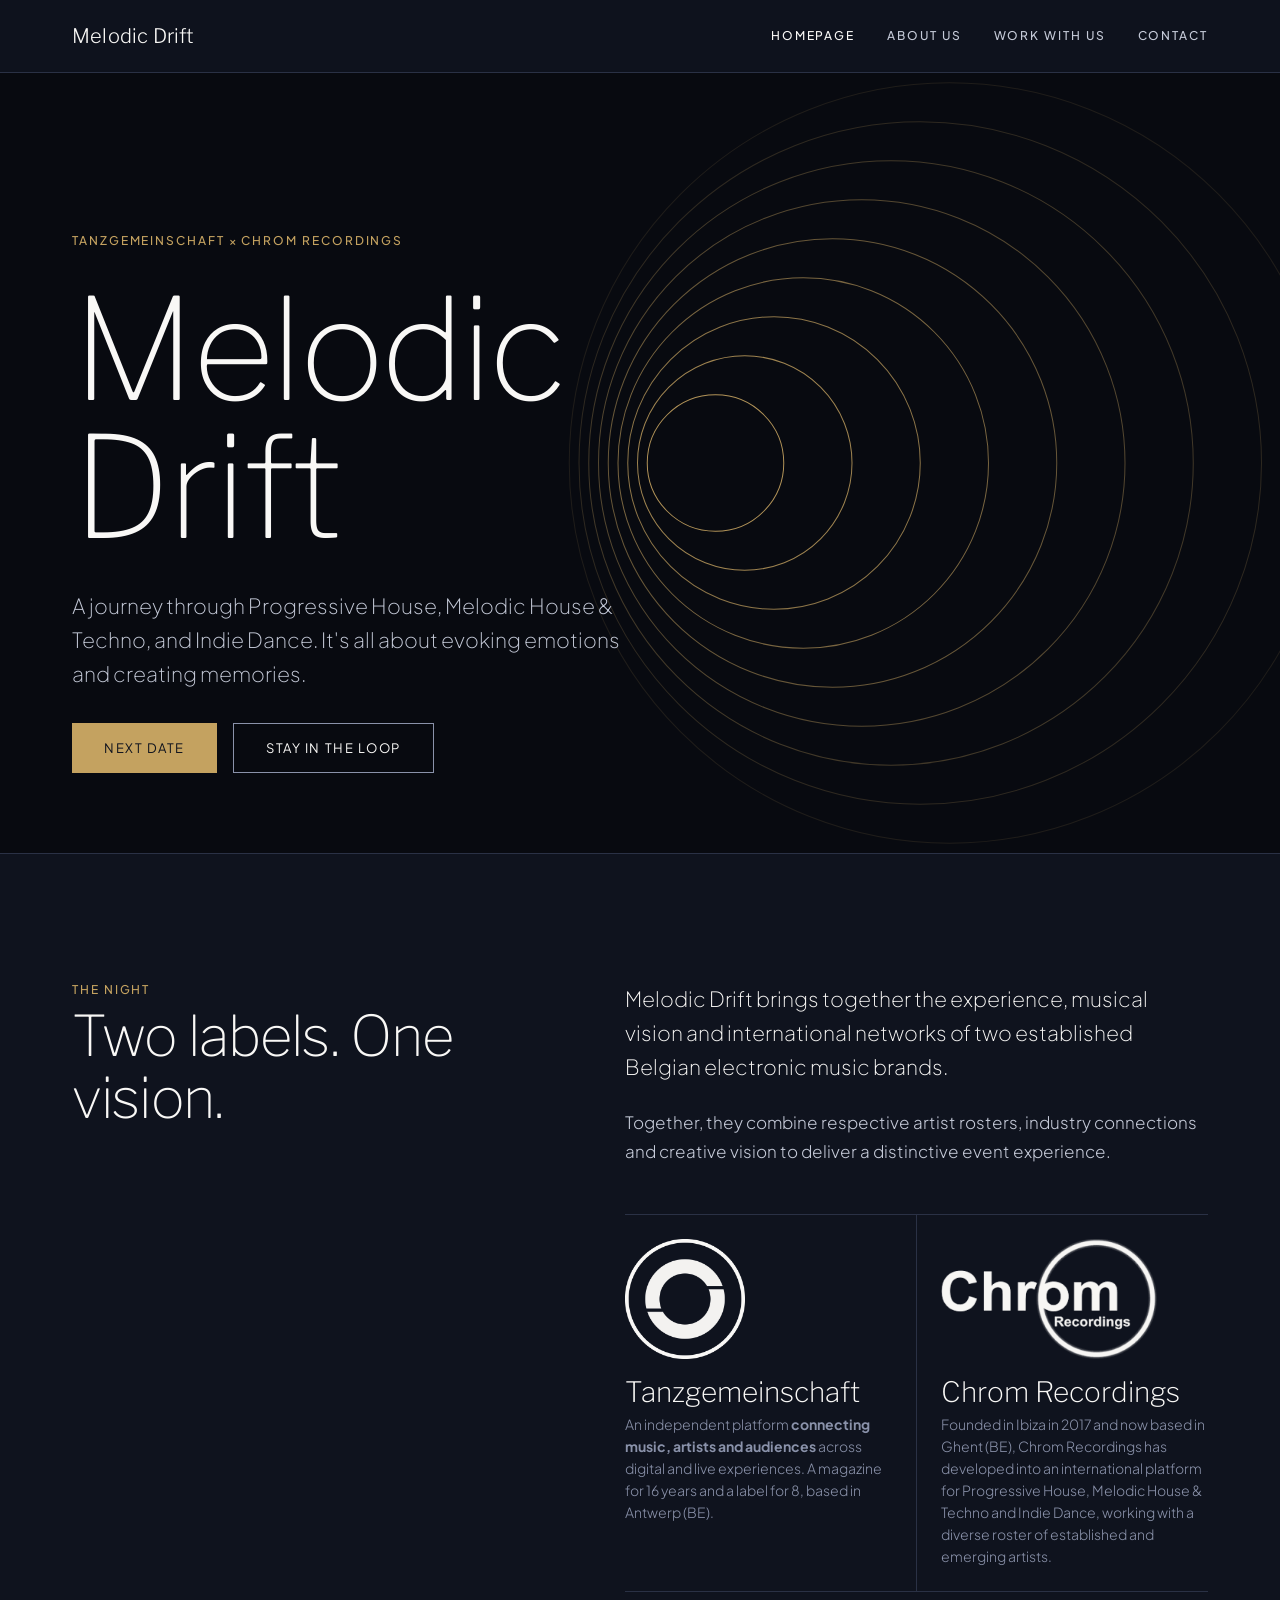
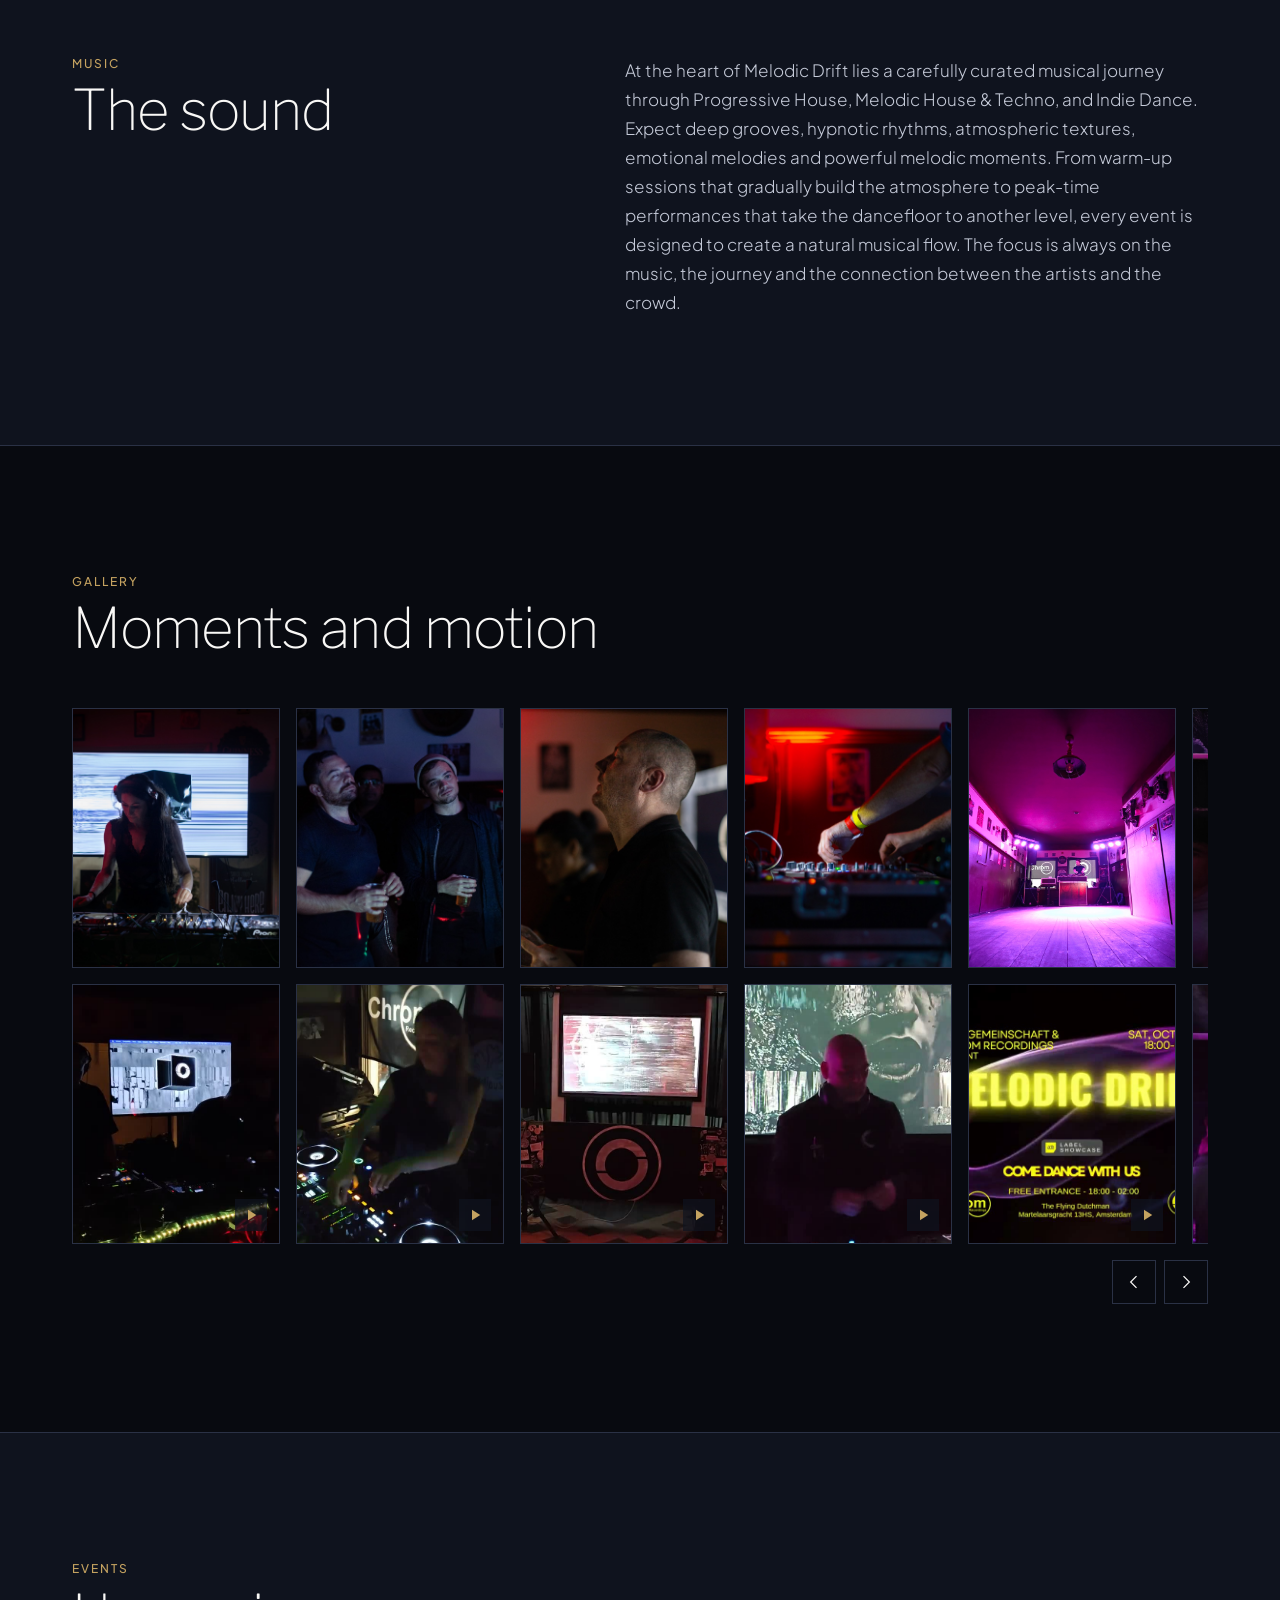
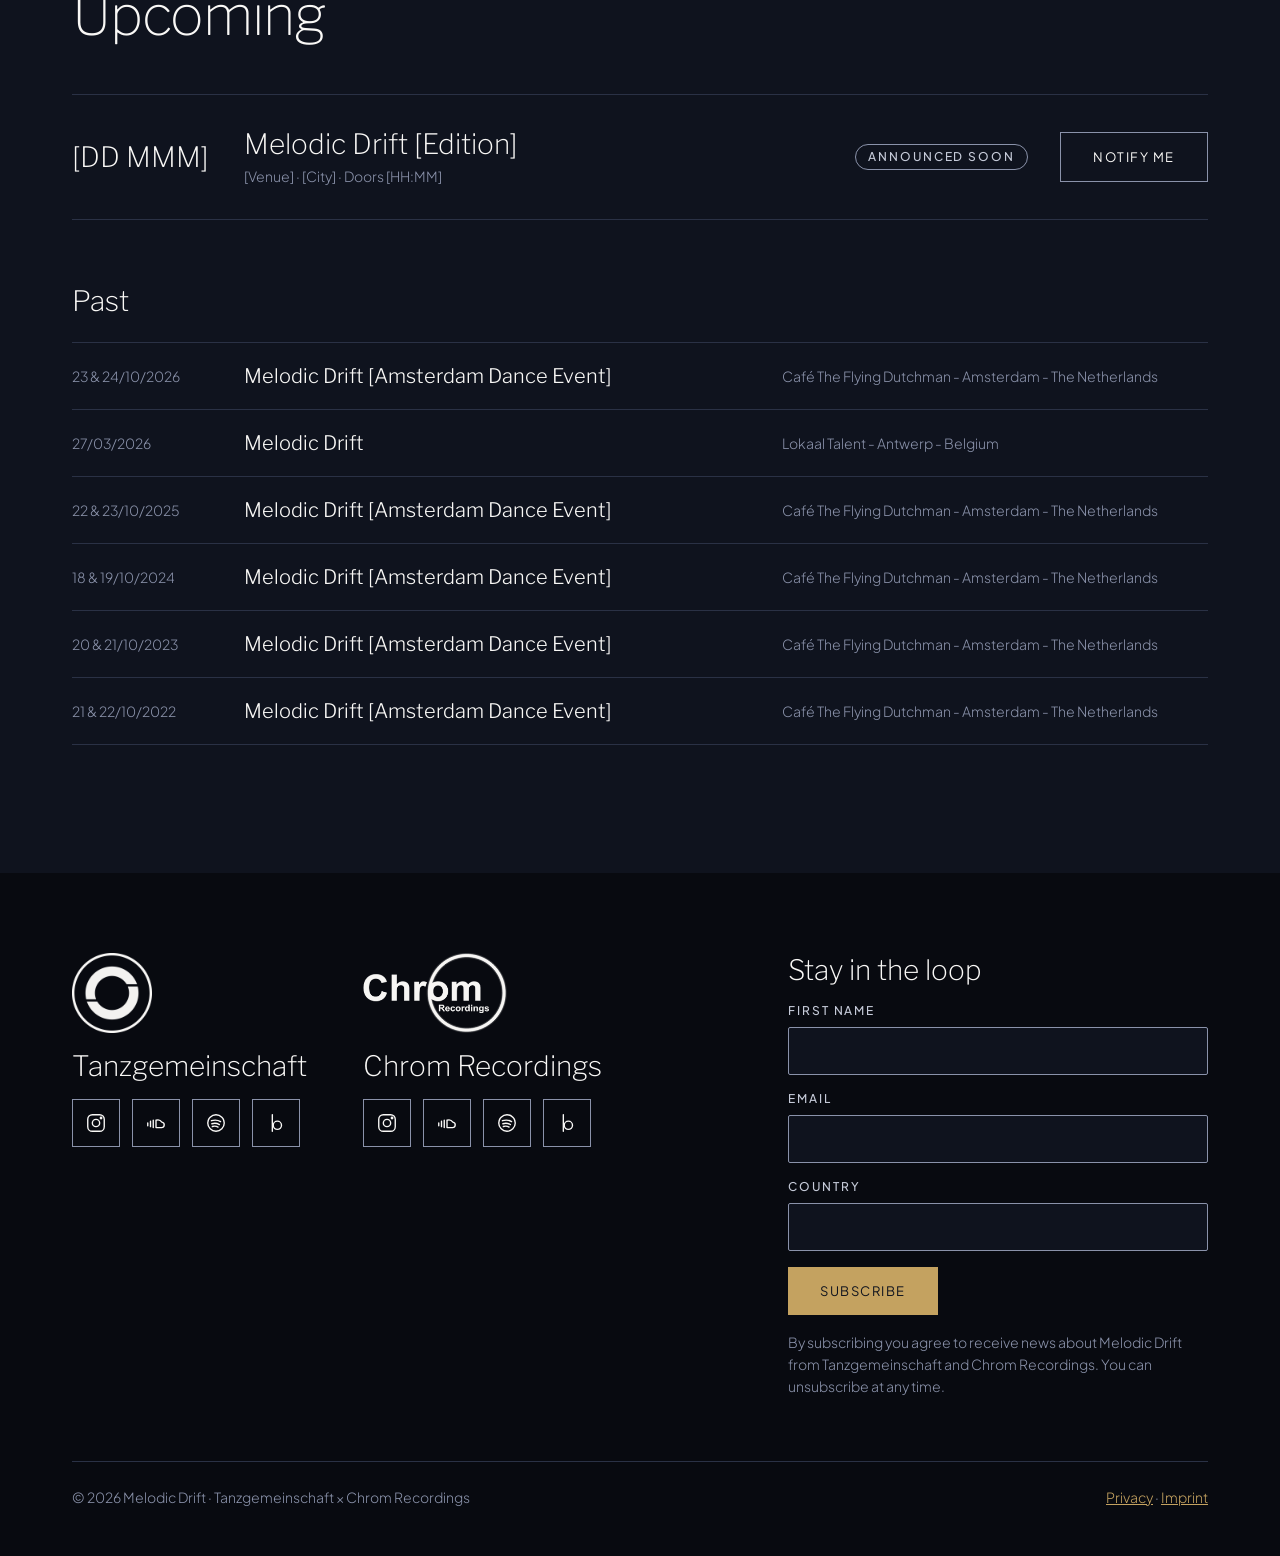
<file: index.html>
<!doctype html>
<html lang="en">
<head>
<meta charset="utf-8">
<meta name="viewport" content="width=device-width, initial-scale=1">
<!-- Cookiebot is loaded through Google Tag Manager (Cookiebot CMP tag, trigger: Consent Initialization). -->
<!-- Google Tag Manager -->
<script>(function(w,d,s,l,i){w[l]=w[l]||[];w[l].push({'gtm.start':new Date().getTime(),event:'gtm.js'});var f=d.getElementsByTagName(s)[0],j=d.createElement(s),dl=l!='dataLayer'?'&l='+l:'';j.async=true;j.src='https://www.googletagmanager.com/gtm.js?id='+i+dl;f.parentNode.insertBefore(j,f);})(window,document,'script','dataLayer','GTM-MX8WPRVG');</script>
<!-- End Google Tag Manager -->
<title>Melodic Drift – Tanzgemeinschaft × Chrom Recordings</title>
<meta name="description" content="Melodic Drift is a night for slow-burning melodic house and techno, a collaboration between Tanzgemeinschaft and Chrom Recordings.">
<link rel="preconnect" href="https://fonts.googleapis.com">
<link rel="preconnect" href="https://fonts.gstatic.com" crossorigin>
<link rel="stylesheet" href="https://fonts.googleapis.com/css2?family=Libre+Franklin:wght@100;200;300&family=Plus+Jakarta+Sans:ital,wght@0,200;0,300;0,400;0,500;1,200&display=swap">
<link rel="icon" href="favicon.svg" type="image/svg+xml">
<link rel="apple-touch-icon" href="apple-touch-icon.png">
<link rel="stylesheet" href="styles.css">
</head>
<body>
<!-- Google Tag Manager (noscript) -->
<noscript><iframe src="https://www.googletagmanager.com/ns.html?id=GTM-MX8WPRVG" height="0" width="0" style="display:none;visibility:hidden"></iframe></noscript>
<!-- End Google Tag Manager (noscript) -->

<header class="site-header">
  <div class="container">
    <a href="index.html" class="brand-link">Melodic Drift</a>
    <button type="button" class="nav-toggle" aria-expanded="false" aria-controls="site-nav" aria-label="Menu">
      <span></span><span></span><span></span>
    </button>
    <nav class="nav" id="site-nav" aria-label="Page">
      <a href="index.html" aria-current="page">Homepage</a>
      <a href="about.html">About Us</a>
      <a href="work.html">Work With Us</a>
      <a href="contact.html">Contact</a>
    </nav>
  </div>
</header>

<main id="top">
  <!-- HERO -->
  <section class="hero">
    <svg class="hero__rings" aria-hidden="true" viewBox="0 0 800 800" fill="none" stroke="#c4a260" stroke-width="1">
      <circle style="--i:0" cx="300" cy="400" r="70" opacity="0.9"/>
      <circle style="--i:1" cx="330" cy="400" r="110" opacity="0.8"/>
      <circle style="--i:2" cx="360" cy="400" r="150" opacity="0.7"/>
      <circle style="--i:3" cx="390" cy="400" r="190" opacity="0.6"/>
      <circle style="--i:4" cx="420" cy="400" r="230" opacity="0.5"/>
      <circle style="--i:5" cx="450" cy="400" r="270" opacity="0.4"/>
      <circle style="--i:6" cx="480" cy="400" r="310" opacity="0.3"/>
      <circle style="--i:7" cx="510" cy="400" r="350" opacity="0.2"/>
      <circle style="--i:8" cx="540" cy="400" r="390" opacity="0.12"/>
    </svg>
    <!-- Hero image: 1920 × 1080 px (not added yet). -->
    <!-- Smoke filter for the hero title: script.js raises the displacement and blur while scrolling. -->
    <svg class="smoke-filter" width="0" height="0" aria-hidden="true" focusable="false">
      <filter id="smoke" x="-25%" y="-25%" width="150%" height="150%" color-interpolation-filters="sRGB">
        <feTurbulence type="fractalNoise" baseFrequency="0.008 0.02" numOctaves="3" seed="7" result="noise"/>
        <feDisplacementMap id="smoke-displace" in="SourceGraphic" in2="noise" scale="0" xChannelSelector="R" yChannelSelector="G" result="displaced"/>
        <feGaussianBlur id="smoke-blur" in="displaced" stdDeviation="0"/>
      </filter>
    </svg>
    <div class="container hero__inner">
      <div class="eyebrow">Tanzgemeinschaft × Chrom Recordings</div>
      <h1 class="hero__title">Melodic<br>Drift</h1>
      <p class="hero__text">A journey through Progressive House, Melodic House &amp; Techno, and Indie Dance. It's all about evoking emotions and creating memories.</p>
      <div class="hero__actions">
        <a href="#events" class="btn btn--primary">Next date</a>
        <a href="#newsletter" class="btn btn--ghost">Stay in the loop</a>
      </div>
    </div>
  </section>

  <!-- INTRO -->
  <section id="about" class="container section">
    <div class="intro">
      <div class="intro__heading stack-2">
        <div class="eyebrow">The night</div>
        <h2 class="h2">Two labels. One vision.</h2>
      </div>
      <div class="intro__body stack-6">
        <p class="lead">Melodic Drift brings together the experience, musical vision and international networks of two established Belgian electronic music brands.</p>
        <p>Together, they combine respective artist rosters, industry connections and creative vision to deliver a distinctive event experience.</p>
        <div class="partners">
          <div class="partner">
            <img class="partner__logo" src="assets/tanzgemeinschaft-logo.png" alt="Tanzgemeinschaft logo" width="120" height="120">
            <div class="h3">Tanzgemeinschaft</div>
            <div class="small">An independent platform <strong>connecting music, artists and audiences</strong> across digital and live experiences. A magazine for 16 years and a label for 8, based in Antwerp (BE).</div>
          </div>
          <div class="partner">
            <img class="partner__logo" src="assets/chrom-recordings-logo.png" alt="Chrom Recordings logo" width="215" height="120">
            <div class="h3">Chrom Recordings</div>
            <div class="small">Founded in Ibiza in 2017 and now based in Ghent (BE), Chrom Recordings has developed into an international platform for Progressive House, Melodic House &amp; Techno and Indie Dance, working with a diverse roster of established and emerging artists.</div>
          </div>
        </div>
      </div>
    </div>
  </section>

  <!-- THE SOUND -->
  <section id="sound" class="container section sound">
    <div class="intro">
      <div class="intro__heading stack-2">
        <div class="eyebrow">Music</div>
        <h2 class="h2">The sound</h2>
      </div>
      <div class="intro__body stack-6">
        <p>At the heart of Melodic Drift lies a carefully curated musical journey through Progressive House, Melodic House &amp; Techno, and Indie Dance. Expect deep grooves, hypnotic rhythms, atmospheric textures, emotional melodies and powerful melodic moments. From warm-up sessions that gradually build the atmosphere to peak-time performances that take the dancefloor to another level, every event is designed to create a natural musical flow. The focus is always on the music, the journey and the connection between the artists and the crowd.</p>
      </div>
    </div>
  </section>

  <!-- GALLERY -->
  <section id="gallery" class="gallery-section">
    <div class="container section stack-12">
      <div class="stack-2">
        <div class="eyebrow">Gallery</div>
        <h2 class="h2">Moments and motion</h2>
      </div>
      <!-- Media lives in assets/gallery/ (melodicdrift_01.jpg …). Click a tile to open it in the lightbox (see script.js).
           To add an item, copy a <button class="tile"> below (video tiles also need data-poster). -->
      <div class="gallery-slider">
        <div class="gallery" id="gallery-track" tabindex="0" aria-label="Gallery, scroll sideways">
          <button type="button" class="tile" data-full="assets/gallery/melodicdrift_01.jpg" aria-label="Open photo: Melodic Drift atmosphere">
            <img src="assets/gallery/melodicdrift_01.jpg" alt="" loading="lazy" decoding="async">
          </button>
          <button type="button" class="tile tile--video" data-full="assets/gallery/melodicdrift_09.mp4" data-poster="assets/gallery/posters/melodicdrift_09.jpg" aria-label="Play video: Melodic Drift atmosphere">
            <video src="assets/gallery/melodicdrift_09.mp4" poster="assets/gallery/posters/melodicdrift_09.jpg" muted loop playsinline preload="none" aria-hidden="true" tabindex="-1"></video>
            <svg class="tile__badge" aria-hidden="true" width="18" height="18" viewBox="0 0 24 24" fill="currentColor"><path d="M8 5v14l11-7z"/></svg>
          </button>
          <button type="button" class="tile" data-full="assets/gallery/melodicdrift_02.jpg" aria-label="Open photo: Melodic Drift atmosphere">
            <img src="assets/gallery/melodicdrift_02.jpg" alt="" loading="lazy" decoding="async">
          </button>
          <button type="button" class="tile tile--video" data-full="assets/gallery/melodicdrift_13.mp4" data-poster="assets/gallery/posters/melodicdrift_13.jpg" aria-label="Play video: Melodic Drift atmosphere">
            <video src="assets/gallery/melodicdrift_13.mp4" poster="assets/gallery/posters/melodicdrift_13.jpg" muted loop playsinline preload="none" aria-hidden="true" tabindex="-1"></video>
            <svg class="tile__badge" aria-hidden="true" width="18" height="18" viewBox="0 0 24 24" fill="currentColor"><path d="M8 5v14l11-7z"/></svg>
          </button>
          <button type="button" class="tile" data-full="assets/gallery/melodicdrift_03.jpg" aria-label="Open photo: Melodic Drift atmosphere">
            <img src="assets/gallery/melodicdrift_03.jpg" alt="" loading="lazy" decoding="async">
          </button>
          <button type="button" class="tile tile--video" data-full="assets/gallery/melodicdrift_14.mp4" data-poster="assets/gallery/posters/melodicdrift_14.jpg" aria-label="Play video: Melodic Drift atmosphere">
            <video src="assets/gallery/melodicdrift_14.mp4" poster="assets/gallery/posters/melodicdrift_14.jpg" muted loop playsinline preload="none" aria-hidden="true" tabindex="-1"></video>
            <svg class="tile__badge" aria-hidden="true" width="18" height="18" viewBox="0 0 24 24" fill="currentColor"><path d="M8 5v14l11-7z"/></svg>
          </button>
          <button type="button" class="tile" data-full="assets/gallery/melodicdrift_04.jpg" aria-label="Open photo: Melodic Drift atmosphere">
            <img src="assets/gallery/melodicdrift_04.jpg" alt="" loading="lazy" decoding="async">
          </button>
          <button type="button" class="tile tile--video" data-full="assets/gallery/melodicdrift_15.mp4" data-poster="assets/gallery/posters/melodicdrift_15.jpg" aria-label="Play video: Melodic Drift atmosphere">
            <video src="assets/gallery/melodicdrift_15.mp4" poster="assets/gallery/posters/melodicdrift_15.jpg" muted loop playsinline preload="none" aria-hidden="true" tabindex="-1"></video>
            <svg class="tile__badge" aria-hidden="true" width="18" height="18" viewBox="0 0 24 24" fill="currentColor"><path d="M8 5v14l11-7z"/></svg>
          </button>
          <button type="button" class="tile" data-full="assets/gallery/melodicdrift_05.jpg" aria-label="Open photo: Melodic Drift atmosphere">
            <img src="assets/gallery/melodicdrift_05.jpg" alt="" loading="lazy" decoding="async">
          </button>
          <button type="button" class="tile tile--video" data-full="assets/gallery/melodicdrift_11.mp4" data-poster="assets/gallery/posters/melodicdrift_11.jpg" aria-label="Play video: Melodic Drift atmosphere">
            <video src="assets/gallery/melodicdrift_11.mp4" poster="assets/gallery/posters/melodicdrift_11.jpg" muted loop playsinline preload="none" aria-hidden="true" tabindex="-1"></video>
            <svg class="tile__badge" aria-hidden="true" width="18" height="18" viewBox="0 0 24 24" fill="currentColor"><path d="M8 5v14l11-7z"/></svg>
          </button>
          <button type="button" class="tile" data-full="assets/gallery/melodicdrift_06.jpg" aria-label="Open photo: Melodic Drift atmosphere">
            <img src="assets/gallery/melodicdrift_06.jpg" alt="" loading="lazy" decoding="async">
          </button>
          <button type="button" class="tile tile--video" data-full="assets/gallery/melodicdrift_16.mp4" data-poster="assets/gallery/posters/melodicdrift_16.jpg" aria-label="Play video: Melodic Drift atmosphere">
            <video src="assets/gallery/melodicdrift_16.mp4" poster="assets/gallery/posters/melodicdrift_16.jpg" muted loop playsinline preload="none" aria-hidden="true" tabindex="-1"></video>
            <svg class="tile__badge" aria-hidden="true" width="18" height="18" viewBox="0 0 24 24" fill="currentColor"><path d="M8 5v14l11-7z"/></svg>
          </button>
          <button type="button" class="tile" data-full="assets/gallery/melodicdrift_07.jpg" aria-label="Open photo: Melodic Drift atmosphere">
            <img src="assets/gallery/melodicdrift_07.jpg" alt="" loading="lazy" decoding="async">
          </button>
          <button type="button" class="tile tile--video" data-full="assets/gallery/melodicdrift_17.mp4" data-poster="assets/gallery/posters/melodicdrift_17.jpg" aria-label="Play video: Melodic Drift atmosphere">
            <video src="assets/gallery/melodicdrift_17.mp4" poster="assets/gallery/posters/melodicdrift_17.jpg" muted loop playsinline preload="none" aria-hidden="true" tabindex="-1"></video>
            <svg class="tile__badge" aria-hidden="true" width="18" height="18" viewBox="0 0 24 24" fill="currentColor"><path d="M8 5v14l11-7z"/></svg>
          </button>
          <button type="button" class="tile" data-full="assets/gallery/melodicdrift_08.jpg" aria-label="Open photo: Melodic Drift atmosphere">
            <img src="assets/gallery/melodicdrift_08.jpg" alt="" loading="lazy" decoding="async">
          </button>
          <button type="button" class="tile tile--video" data-full="assets/gallery/melodicdrift_12.mp4" data-poster="assets/gallery/posters/melodicdrift_12.jpg" aria-label="Play video: Melodic Drift atmosphere">
            <video src="assets/gallery/melodicdrift_12.mp4" poster="assets/gallery/posters/melodicdrift_12.jpg" muted loop playsinline preload="none" aria-hidden="true" tabindex="-1"></video>
            <svg class="tile__badge" aria-hidden="true" width="18" height="18" viewBox="0 0 24 24" fill="currentColor"><path d="M8 5v14l11-7z"/></svg>
          </button>
          <button type="button" class="tile tile--video" data-full="assets/gallery/melodicdrift_18.mp4" data-poster="assets/gallery/posters/melodicdrift_18.jpg" aria-label="Play video: Melodic Drift atmosphere">
            <video src="assets/gallery/melodicdrift_18.mp4" poster="assets/gallery/posters/melodicdrift_18.jpg" muted loop playsinline preload="none" aria-hidden="true" tabindex="-1"></video>
            <svg class="tile__badge" aria-hidden="true" width="18" height="18" viewBox="0 0 24 24" fill="currentColor"><path d="M8 5v14l11-7z"/></svg>
          </button>
          <button type="button" class="tile tile--video" data-full="assets/gallery/melodicdrift_10.mp4" data-poster="assets/gallery/posters/melodicdrift_10.jpg" aria-label="Play video: Melodic Drift atmosphere">
            <video src="assets/gallery/melodicdrift_10.mp4" poster="assets/gallery/posters/melodicdrift_10.jpg" muted loop playsinline preload="none" aria-hidden="true" tabindex="-1"></video>
            <svg class="tile__badge" aria-hidden="true" width="18" height="18" viewBox="0 0 24 24" fill="currentColor"><path d="M8 5v14l11-7z"/></svg>
          </button>
          <button type="button" class="tile tile--video" data-full="assets/gallery/melodicdrift_19.mp4" data-poster="assets/gallery/posters/melodicdrift_19.jpg" aria-label="Play video: Melodic Drift atmosphere">
            <video src="assets/gallery/melodicdrift_19.mp4" poster="assets/gallery/posters/melodicdrift_19.jpg" muted loop playsinline preload="none" aria-hidden="true" tabindex="-1"></video>
            <svg class="tile__badge" aria-hidden="true" width="18" height="18" viewBox="0 0 24 24" fill="currentColor"><path d="M8 5v14l11-7z"/></svg>
          </button>
        </div>
        <div class="gallery-nav">
          <button type="button" class="gallery-nav__btn" data-dir="-1" aria-label="Previous"><svg aria-hidden="true" width="20" height="20" viewBox="0 0 24 24" fill="none" stroke="currentColor" stroke-width="1.5"><path d="M15 5l-7 7 7 7"/></svg></button>
          <button type="button" class="gallery-nav__btn" data-dir="1" aria-label="Next"><svg aria-hidden="true" width="20" height="20" viewBox="0 0 24 24" fill="none" stroke="currentColor" stroke-width="1.5"><path d="M9 5l7 7-7 7"/></svg></button>
        </div>
      </div>

      <dialog class="lightbox" id="lightbox" aria-label="Gallery viewer">
        <div class="lightbox__stage" id="lightbox-stage"></div>
        <button type="button" class="lightbox__btn lightbox__close" id="lightbox-close" aria-label="Close"><svg aria-hidden="true" width="20" height="20" viewBox="0 0 24 24" fill="none" stroke="currentColor" stroke-width="1.5"><path d="M6 6l12 12M18 6L6 18"/></svg></button>
        <button type="button" class="lightbox__btn lightbox__prev" id="lightbox-prev" aria-label="Previous"><svg aria-hidden="true" width="20" height="20" viewBox="0 0 24 24" fill="none" stroke="currentColor" stroke-width="1.5"><path d="M15 5l-7 7 7 7"/></svg></button>
        <button type="button" class="lightbox__btn lightbox__next" id="lightbox-next" aria-label="Next"><svg aria-hidden="true" width="20" height="20" viewBox="0 0 24 24" fill="none" stroke="currentColor" stroke-width="1.5"><path d="M9 5l7 7-7 7"/></svg></button>
        <div class="lightbox__count" id="lightbox-count" aria-live="polite"></div>
      </dialog>
    </div>
  </section>

  <!-- EVENTS -->
  <section id="events" class="container section events">
    <div class="stack-12">
      <div class="stack-2">
        <div class="eyebrow">Events</div>
        <h2 class="h2">Upcoming</h2>
      </div>
      <div class="event-list">
         <!-- Tickets: hidden for now. Remove this comment wrapper to show them again (and set the real link).
        <div class="event">
          <div class="event__date">[DD MMM]</div>
          <div class="event__info">
            <div class="h3">Melodic Drift [Edition]</div>
            <div class="small">[Venue] · [City] · Doors [HH:MM]</div>
          </div>
          <span class="tag tag--solid">Tickets open</span>
          <a href="#" class="btn btn--primary">Get tickets</a>
          
        </div>
        -->
        <div class="event">
          <div class="event__date">[DD MMM]</div>
          <div class="event__info">
            <div class="h3">Melodic Drift [Edition]</div>
            <div class="small">[Venue] · [City] · Doors [HH:MM]</div>
          </div>
          <span class="tag tag--outline">Announced soon</span>
          <a href="#newsletter" class="btn btn--ghost">Notify me</a>
        </div>
      </div>
    </div>

    <div class="stack-6">
      <h3 class="h3">Past</h3>
      <div class="event-list">
        <div class="event event--past">
          <div class="event__date">23 & 24/10/2026</div>
          <div class="event__title h4">Melodic Drift [Amsterdam Dance Event]</div>
          <div class="event__place small">Café The Flying Dutchman - Amsterdam - The Netherlands</div>
        </div>
        <div class="event event--past">
          <div class="event__date">27/03/2026</div>
          <div class="event__title h4">Melodic Drift</div>
          <div class="event__place small">Lokaal Talent - Antwerp - Belgium</div>
        </div>
        <div class="event event--past">
          <div class="event__date">22 & 23/10/2025</div>
          <div class="event__title h4">Melodic Drift [Amsterdam Dance Event]</div>
          <div class="event__place small">Café The Flying Dutchman - Amsterdam - The Netherlands</div>
        </div>
        <div class="event event--past">
          <div class="event__date">18 & 19/10/2024</div>
          <div class="event__title h4">Melodic Drift [Amsterdam Dance Event]</div>
          <div class="event__place small">Café The Flying Dutchman - Amsterdam - The Netherlands</div>
        </div>
        <div class="event event--past">
          <div class="event__date">20 & 21/10/2023</div>
          <div class="event__title h4">Melodic Drift [Amsterdam Dance Event]</div>
          <div class="event__place small">Café The Flying Dutchman - Amsterdam - The Netherlands</div>
        </div>
        <div class="event event--past">
          <div class="event__date">21 & 22/10/2022</div>
          <div class="event__title h4">Melodic Drift [Amsterdam Dance Event]</div>
          <div class="event__place small">Café The Flying Dutchman - Amsterdam - The Netherlands</div>
        </div>
      </div>
    </div>
  </section>

</main>

<footer class="site-footer">
  <div class="container">
    <div class="footer__top">
      <div class="footer__brands">
        <div class="footer__brand">
          <img class="footer__logo" src="assets/tanzgemeinschaft-logo.png" alt="Tanzgemeinschaft logo" width="80" height="80">
          <div class="h3">Tanzgemeinschaft</div>
          <div class="social">
            <a href="https://www.instagram.com/tanzgemeinschaft/" aria-label="Tanzgemeinschaft on Instagram">
              <svg aria-hidden="true" width="22" height="22" viewBox="0 0 24 24" fill="none" stroke="currentColor" stroke-width="1.5" stroke-linecap="round" stroke-linejoin="round"><rect x="3" y="3" width="18" height="18" rx="5"/><circle cx="12" cy="12" r="4"/><circle cx="17.5" cy="6.5" r="0.8" fill="currentColor"/></svg>
            </a>
            <a href="https://soundcloud.com/tanzgemeinschaft" aria-label="Tanzgemeinschaft on SoundCloud">
              <svg aria-hidden="true" width="22" height="22" viewBox="0 0 24 24" fill="none" stroke="currentColor" stroke-width="1.5" stroke-linecap="round" stroke-linejoin="round"><path d="M3 15v-3M6 16v-6M9 17V9"/><path d="M12 17h6a3 3 0 0 0 .4-5.97A5.5 5.5 0 0 0 12 9z"/></svg>
            </a>
            <a href="https://open.spotify.com/playlist/484JLry1pM69rtroYlVxem?si=6f52d88c45c1400b" aria-label="Tanzgemeinschaft on Spotify">
              <svg aria-hidden="true" width="22" height="22" viewBox="0 0 24 24" fill="none" stroke="currentColor" stroke-width="1.5" stroke-linecap="round" stroke-linejoin="round"><circle cx="12" cy="12" r="9"/><path d="M7 9.5c3.5-1 7-.8 10 1M7.5 12.8c2.8-.8 5.6-.6 8.2.9M8 15.8c2.2-.6 4.3-.4 6.3.6"/></svg>
            </a>
            <a href="https://www.beatport.com/label/tanzgemeinschaft/73641" aria-label="Tanzgemeinschaft on Beatport">
              <svg aria-hidden="true" width="22" height="22" viewBox="0 0 24 24" fill="none" stroke="currentColor" stroke-width="1.5" stroke-linecap="round" stroke-linejoin="round"><path d="M8 3v18"/><circle cx="13.5" cy="14.5" r="4.5"/></svg>
            </a>
          </div>
        </div>
        <div class="footer__brand">
          <img class="footer__logo" src="assets/chrom-recordings-logo.png" alt="Chrom Recordings logo" width="143" height="80">
          <div class="h3">Chrom Recordings</div>
          <div class="social">
            <a href="https://www.instagram.com/chromrecordings/" aria-label="Chrom Recordings on Instagram">
              <svg aria-hidden="true" width="22" height="22" viewBox="0 0 24 24" fill="none" stroke="currentColor" stroke-width="1.5" stroke-linecap="round" stroke-linejoin="round"><rect x="3" y="3" width="18" height="18" rx="5"/><circle cx="12" cy="12" r="4"/><circle cx="17.5" cy="6.5" r="0.8" fill="currentColor"/></svg>
            </a>
            <a href="https://soundcloud.com/chrom-recordings" aria-label="Chrom Recordings on SoundCloud">
              <svg aria-hidden="true" width="22" height="22" viewBox="0 0 24 24" fill="none" stroke="currentColor" stroke-width="1.5" stroke-linecap="round" stroke-linejoin="round"><path d="M3 15v-3M6 16v-6M9 17V9"/><path d="M12 17h6a3 3 0 0 0 .4-5.97A5.5 5.5 0 0 0 12 9z"/></svg>
            </a>
            <a href="https://open.spotify.com/playlist/05ff1suTsRipWHiQWqY9aM?si=kvbRq2B7QGaC5c29hTE_ag" aria-label="Chrom Recordings on Spotify">
              <svg aria-hidden="true" width="22" height="22" viewBox="0 0 24 24" fill="none" stroke="currentColor" stroke-width="1.5" stroke-linecap="round" stroke-linejoin="round"><circle cx="12" cy="12" r="9"/><path d="M7 9.5c3.5-1 7-.8 10 1M7.5 12.8c2.8-.8 5.6-.6 8.2.9M8 15.8c2.2-.6 4.3-.4 6.3.6"/></svg>
            </a>
            <a href="https://www.beatport.com/label/chrom-recordings/61473" aria-label="Chrom Recordings on Beatport">
              <svg aria-hidden="true" width="22" height="22" viewBox="0 0 24 24" fill="none" stroke="currentColor" stroke-width="1.5" stroke-linecap="round" stroke-linejoin="round"><path d="M8 3v18"/><circle cx="13.5" cy="14.5" r="4.5"/></svg>
            </a>
          </div>
        </div>
      </div>
      <div class="footer__signup" id="newsletter">
        <div class="h3">Stay in the loop</div>
        <!-- Sends to the MailerLite embedded form (group set in MailerLite). See script.js. -->
        <form class="form form--compact" id="newsletter-form" data-status="newsletter-status" data-error="newsletter-error" data-mailerlite action="https://assets.mailerlite.com/jsonp/706839/forms/204374630122652967/subscribe" method="post">
          <div class="field">
            <label for="nl-first">First name</label>
            <input id="nl-first" name="fields[name]" type="text" autocomplete="given-name" required>
          </div>
          <div class="field">
            <label for="nl-email">Email</label>
            <input id="nl-email" name="fields[email]" type="email" autocomplete="email" required>
          </div>
          <div class="field">
            <label for="nl-country">Country</label>
            <input id="nl-country" name="fields[country]" type="text" autocomplete="country-name" required>
          </div>
          <input type="hidden" name="ml-submit" value="1">
          <input type="hidden" name="anticsrf" value="true">
          <div>
            <button type="submit" class="btn btn--primary">Subscribe</button>
          </div>
          <p class="small">By subscribing you agree to receive news about Melodic Drift from Tanzgemeinschaft and Chrom Recordings. You can unsubscribe at any time.</p>
          <p class="small form-error" id="newsletter-error" role="alert" hidden>Something went wrong. Please try again in a moment.</p>
        </form>
        <div class="form-status form-status--compact" id="newsletter-status" role="status" hidden>
          <div class="eyebrow">Subscribed</div>
          <div class="h3">Thank you, you are on the list.</div>
        </div>
      </div>
    </div>
    <div class="footer__legal">
      <div>© 2026 Melodic Drift · Tanzgemeinschaft × Chrom Recordings</div>
      <div><a href="privacy.html">Privacy</a> · <a href="imprint.html">Imprint</a></div>
    </div>
  </div>
</footer>

<script src="script.js"></script>
</body>
</html>
</file>
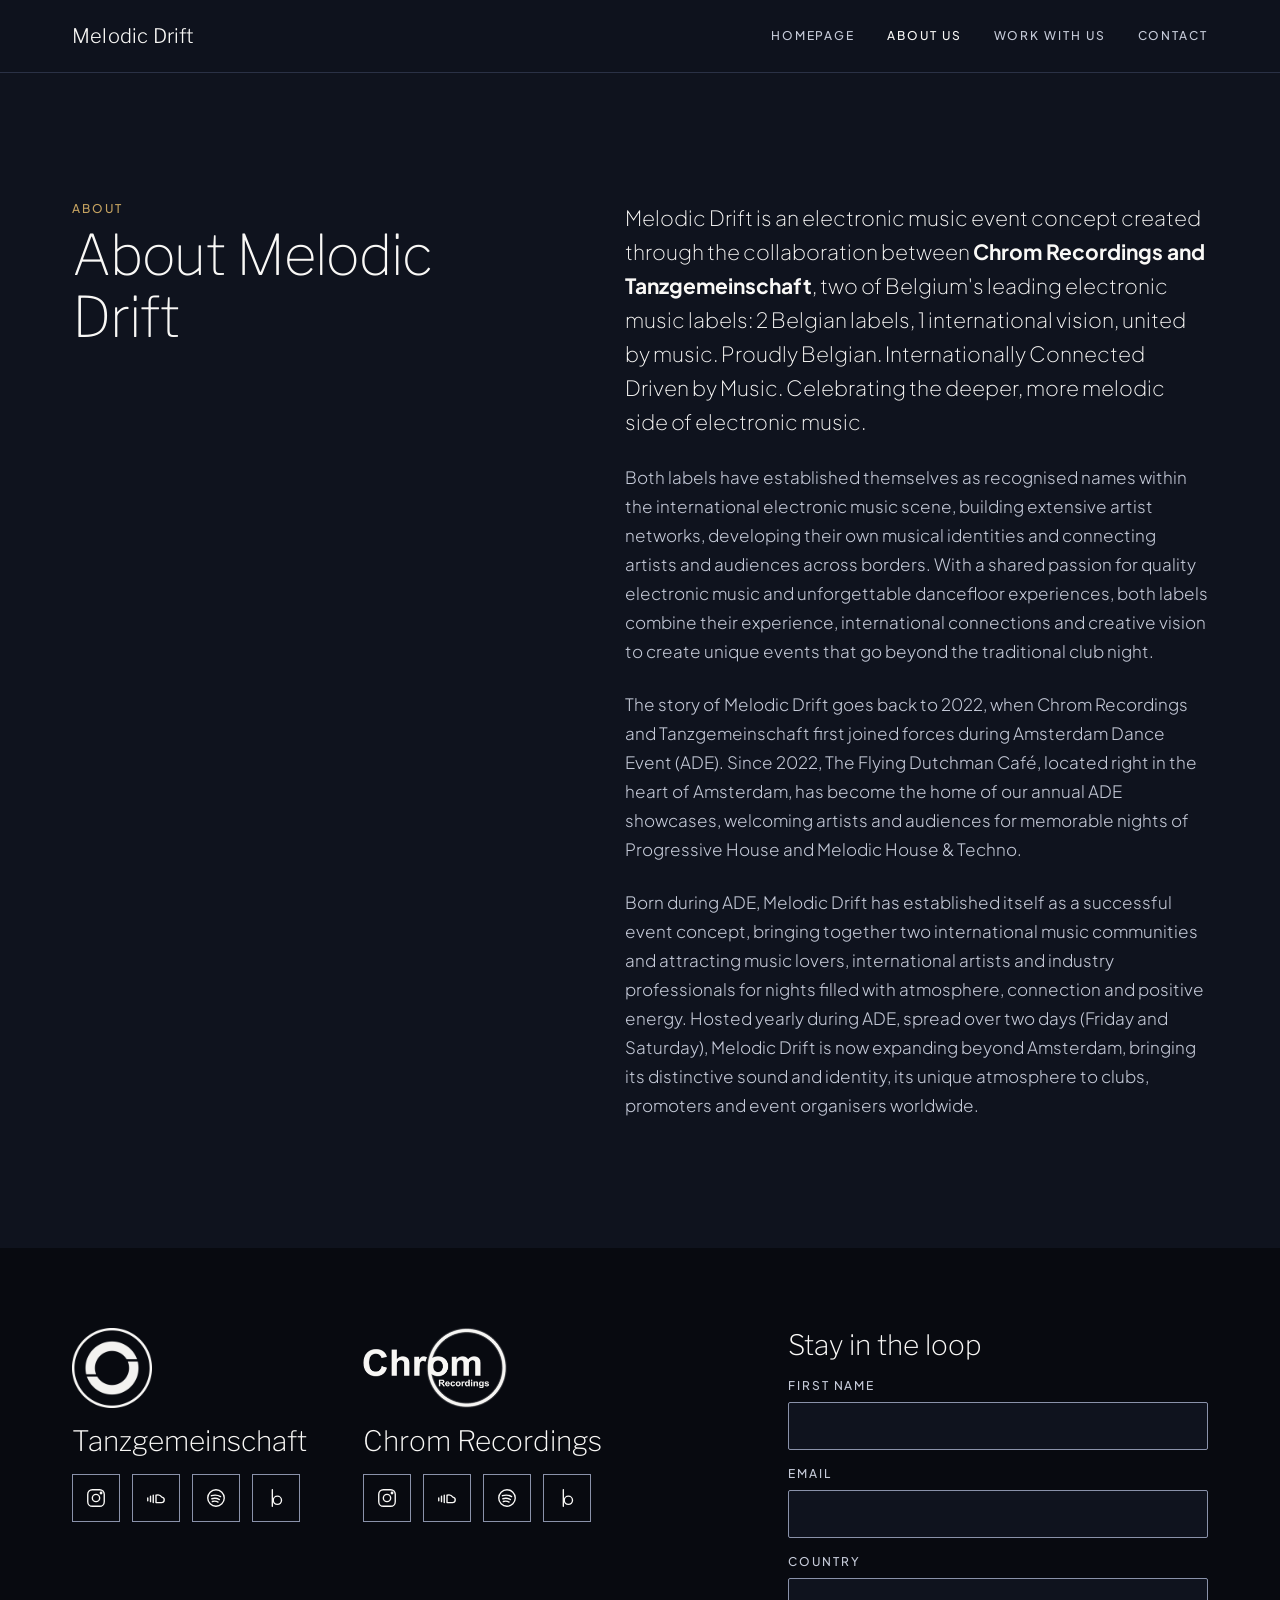
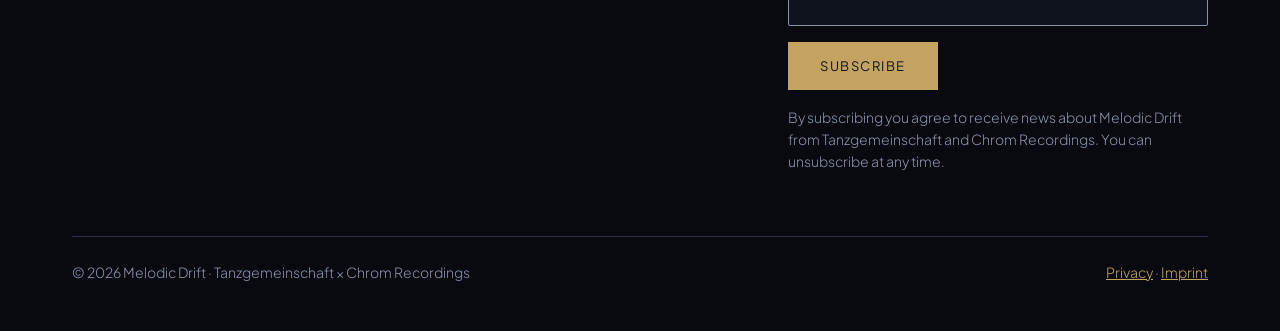
<file: about.html>
<!doctype html>
<html lang="en">
<head>
<meta charset="utf-8">
<meta name="viewport" content="width=device-width, initial-scale=1">
<!-- Cookiebot is loaded through Google Tag Manager (Cookiebot CMP tag, trigger: Consent Initialization). -->
<!-- Google Tag Manager -->
<script>(function(w,d,s,l,i){w[l]=w[l]||[];w[l].push({'gtm.start':new Date().getTime(),event:'gtm.js'});var f=d.getElementsByTagName(s)[0],j=d.createElement(s),dl=l!='dataLayer'?'&l='+l:'';j.async=true;j.src='https://www.googletagmanager.com/gtm.js?id='+i+dl;f.parentNode.insertBefore(j,f);})(window,document,'script','dataLayer','GTM-MX8WPRVG');</script>
<!-- End Google Tag Manager -->
<title>About Us – Melodic Drift</title>
<meta name="description" content="The story of Melodic Drift, the event concept by Chrom Recordings and Tanzgemeinschaft, born during Amsterdam Dance Event in 2022.">
<link rel="preconnect" href="https://fonts.googleapis.com">
<link rel="preconnect" href="https://fonts.gstatic.com" crossorigin>
<link rel="stylesheet" href="https://fonts.googleapis.com/css2?family=Libre+Franklin:wght@100;200;300&family=Plus+Jakarta+Sans:ital,wght@0,200;0,300;0,400;0,500;1,200&display=swap">
<link rel="icon" href="favicon.svg" type="image/svg+xml">
<link rel="apple-touch-icon" href="apple-touch-icon.png">
<link rel="stylesheet" href="styles.css">
</head>
<body>
<!-- Google Tag Manager (noscript) -->
<noscript><iframe src="https://www.googletagmanager.com/ns.html?id=GTM-MX8WPRVG" height="0" width="0" style="display:none;visibility:hidden"></iframe></noscript>
<!-- End Google Tag Manager (noscript) -->

<header class="site-header">
  <div class="container">
    <a href="index.html" class="brand-link">Melodic Drift</a>
    <button type="button" class="nav-toggle" aria-expanded="false" aria-controls="site-nav" aria-label="Menu">
      <span></span><span></span><span></span>
    </button>
    <nav class="nav" id="site-nav" aria-label="Page">
      <a href="index.html">Homepage</a>
      <a href="about.html" aria-current="page">About Us</a>
      <a href="work.html">Work With Us</a>
      <a href="contact.html">Contact</a>
    </nav>
  </div>
</header>

<main id="top">
  <section class="container section">
    <div class="intro">
      <div class="intro__heading stack-2">
        <div class="eyebrow">About</div>
        <h1 class="h2">About Melodic Drift</h1>
      </div>
      <div class="intro__body stack-6">
        <p class="lead">Melodic Drift is an electronic music event concept created through the collaboration between <strong>Chrom Recordings and Tanzgemeinschaft</strong>, two of Belgium's leading electronic music labels: 2 Belgian labels, 1 international vision, united by music. Proudly Belgian. Internationally Connected Driven by Music. Celebrating the deeper, more melodic side of electronic music.</p>
        <p>Both labels have established themselves as recognised names within the international electronic music scene, building extensive artist networks, developing their own musical identities and connecting artists and audiences across borders. With a shared passion for quality electronic music and unforgettable dancefloor experiences, both labels combine their experience, international connections and creative vision to create unique events that go beyond the traditional club night.</p>
        <p>The story of Melodic Drift goes back to 2022, when Chrom Recordings and Tanzgemeinschaft first joined forces during Amsterdam Dance Event (ADE). Since 2022, The Flying Dutchman Café, located right in the heart of Amsterdam, has become the home of our annual ADE showcases, welcoming artists and audiences for memorable nights of Progressive House and Melodic House &amp; Techno.</p>
        <p>Born during ADE, Melodic Drift has established itself as a successful event concept, bringing together two international music communities and attracting music lovers, international artists and industry professionals for nights filled with atmosphere, connection and positive energy. Hosted yearly during ADE, spread over two days (Friday and Saturday), Melodic Drift is now expanding beyond Amsterdam, bringing its distinctive sound and identity, its unique atmosphere to clubs, promoters and event organisers worldwide.</p>
      </div>
    </div>
  </section>

</main>

<footer class="site-footer">
  <div class="container">
    <div class="footer__top">
      <div class="footer__brands">
        <div class="footer__brand">
          <img class="footer__logo" src="assets/tanzgemeinschaft-logo.png" alt="Tanzgemeinschaft logo" width="80" height="80">
          <div class="h3">Tanzgemeinschaft</div>
          <div class="social">
            <a href="https://www.instagram.com/tanzgemeinschaft/" aria-label="Tanzgemeinschaft on Instagram">
              <svg aria-hidden="true" width="22" height="22" viewBox="0 0 24 24" fill="none" stroke="currentColor" stroke-width="1.5" stroke-linecap="round" stroke-linejoin="round"><rect x="3" y="3" width="18" height="18" rx="5"/><circle cx="12" cy="12" r="4"/><circle cx="17.5" cy="6.5" r="0.8" fill="currentColor"/></svg>
            </a>
            <a href="https://soundcloud.com/tanzgemeinschaft" aria-label="Tanzgemeinschaft on SoundCloud">
              <svg aria-hidden="true" width="22" height="22" viewBox="0 0 24 24" fill="none" stroke="currentColor" stroke-width="1.5" stroke-linecap="round" stroke-linejoin="round"><path d="M3 15v-3M6 16v-6M9 17V9"/><path d="M12 17h6a3 3 0 0 0 .4-5.97A5.5 5.5 0 0 0 12 9z"/></svg>
            </a>
            <a href="https://open.spotify.com/playlist/484JLry1pM69rtroYlVxem?si=6f52d88c45c1400b" aria-label="Tanzgemeinschaft on Spotify">
              <svg aria-hidden="true" width="22" height="22" viewBox="0 0 24 24" fill="none" stroke="currentColor" stroke-width="1.5" stroke-linecap="round" stroke-linejoin="round"><circle cx="12" cy="12" r="9"/><path d="M7 9.5c3.5-1 7-.8 10 1M7.5 12.8c2.8-.8 5.6-.6 8.2.9M8 15.8c2.2-.6 4.3-.4 6.3.6"/></svg>
            </a>
            <a href="https://www.beatport.com/label/tanzgemeinschaft/73641" aria-label="Tanzgemeinschaft on Beatport">
              <svg aria-hidden="true" width="22" height="22" viewBox="0 0 24 24" fill="none" stroke="currentColor" stroke-width="1.5" stroke-linecap="round" stroke-linejoin="round"><path d="M8 3v18"/><circle cx="13.5" cy="14.5" r="4.5"/></svg>
            </a>
          </div>
        </div>
        <div class="footer__brand">
          <img class="footer__logo" src="assets/chrom-recordings-logo.png" alt="Chrom Recordings logo" width="143" height="80">
          <div class="h3">Chrom Recordings</div>
          <div class="social">
            <a href="https://www.instagram.com/chromrecordings/" aria-label="Chrom Recordings on Instagram">
              <svg aria-hidden="true" width="22" height="22" viewBox="0 0 24 24" fill="none" stroke="currentColor" stroke-width="1.5" stroke-linecap="round" stroke-linejoin="round"><rect x="3" y="3" width="18" height="18" rx="5"/><circle cx="12" cy="12" r="4"/><circle cx="17.5" cy="6.5" r="0.8" fill="currentColor"/></svg>
            </a>
            <a href="https://soundcloud.com/chrom-recordings" aria-label="Chrom Recordings on SoundCloud">
              <svg aria-hidden="true" width="22" height="22" viewBox="0 0 24 24" fill="none" stroke="currentColor" stroke-width="1.5" stroke-linecap="round" stroke-linejoin="round"><path d="M3 15v-3M6 16v-6M9 17V9"/><path d="M12 17h6a3 3 0 0 0 .4-5.97A5.5 5.5 0 0 0 12 9z"/></svg>
            </a>
            <a href="https://open.spotify.com/playlist/05ff1suTsRipWHiQWqY9aM?si=kvbRq2B7QGaC5c29hTE_ag" aria-label="Chrom Recordings on Spotify">
              <svg aria-hidden="true" width="22" height="22" viewBox="0 0 24 24" fill="none" stroke="currentColor" stroke-width="1.5" stroke-linecap="round" stroke-linejoin="round"><circle cx="12" cy="12" r="9"/><path d="M7 9.5c3.5-1 7-.8 10 1M7.5 12.8c2.8-.8 5.6-.6 8.2.9M8 15.8c2.2-.6 4.3-.4 6.3.6"/></svg>
            </a>
            <a href="https://www.beatport.com/label/chrom-recordings/61473" aria-label="Chrom Recordings on Beatport">
              <svg aria-hidden="true" width="22" height="22" viewBox="0 0 24 24" fill="none" stroke="currentColor" stroke-width="1.5" stroke-linecap="round" stroke-linejoin="round"><path d="M8 3v18"/><circle cx="13.5" cy="14.5" r="4.5"/></svg>
            </a>
          </div>
        </div>
      </div>
      <div class="footer__signup" id="newsletter">
        <div class="h3">Stay in the loop</div>
        <!-- Sends to the MailerLite embedded form (group set in MailerLite). See script.js. -->
        <form class="form form--compact" id="newsletter-form" data-status="newsletter-status" data-error="newsletter-error" data-mailerlite action="https://assets.mailerlite.com/jsonp/706839/forms/204374630122652967/subscribe" method="post">
          <div class="field">
            <label for="nl-first">First name</label>
            <input id="nl-first" name="fields[name]" type="text" autocomplete="given-name" required>
          </div>
          <div class="field">
            <label for="nl-email">Email</label>
            <input id="nl-email" name="fields[email]" type="email" autocomplete="email" required>
          </div>
          <div class="field">
            <label for="nl-country">Country</label>
            <input id="nl-country" name="fields[country]" type="text" autocomplete="country-name" required>
          </div>
          <input type="hidden" name="ml-submit" value="1">
          <input type="hidden" name="anticsrf" value="true">
          <div>
            <button type="submit" class="btn btn--primary">Subscribe</button>
          </div>
          <p class="small">By subscribing you agree to receive news about Melodic Drift from Tanzgemeinschaft and Chrom Recordings. You can unsubscribe at any time.</p>
          <p class="small form-error" id="newsletter-error" role="alert" hidden>Something went wrong. Please try again in a moment.</p>
        </form>
        <div class="form-status form-status--compact" id="newsletter-status" role="status" hidden>
          <div class="eyebrow">Subscribed</div>
          <div class="h3">Thank you, you are on the list.</div>
        </div>
      </div>
    </div>
    <div class="footer__legal">
      <div>© 2026 Melodic Drift · Tanzgemeinschaft × Chrom Recordings</div>
      <div><a href="privacy.html">Privacy</a> · <a href="imprint.html">Imprint</a></div>
    </div>
  </div>
</footer>

<script src="script.js"></script>
</body>
</html>
</file>
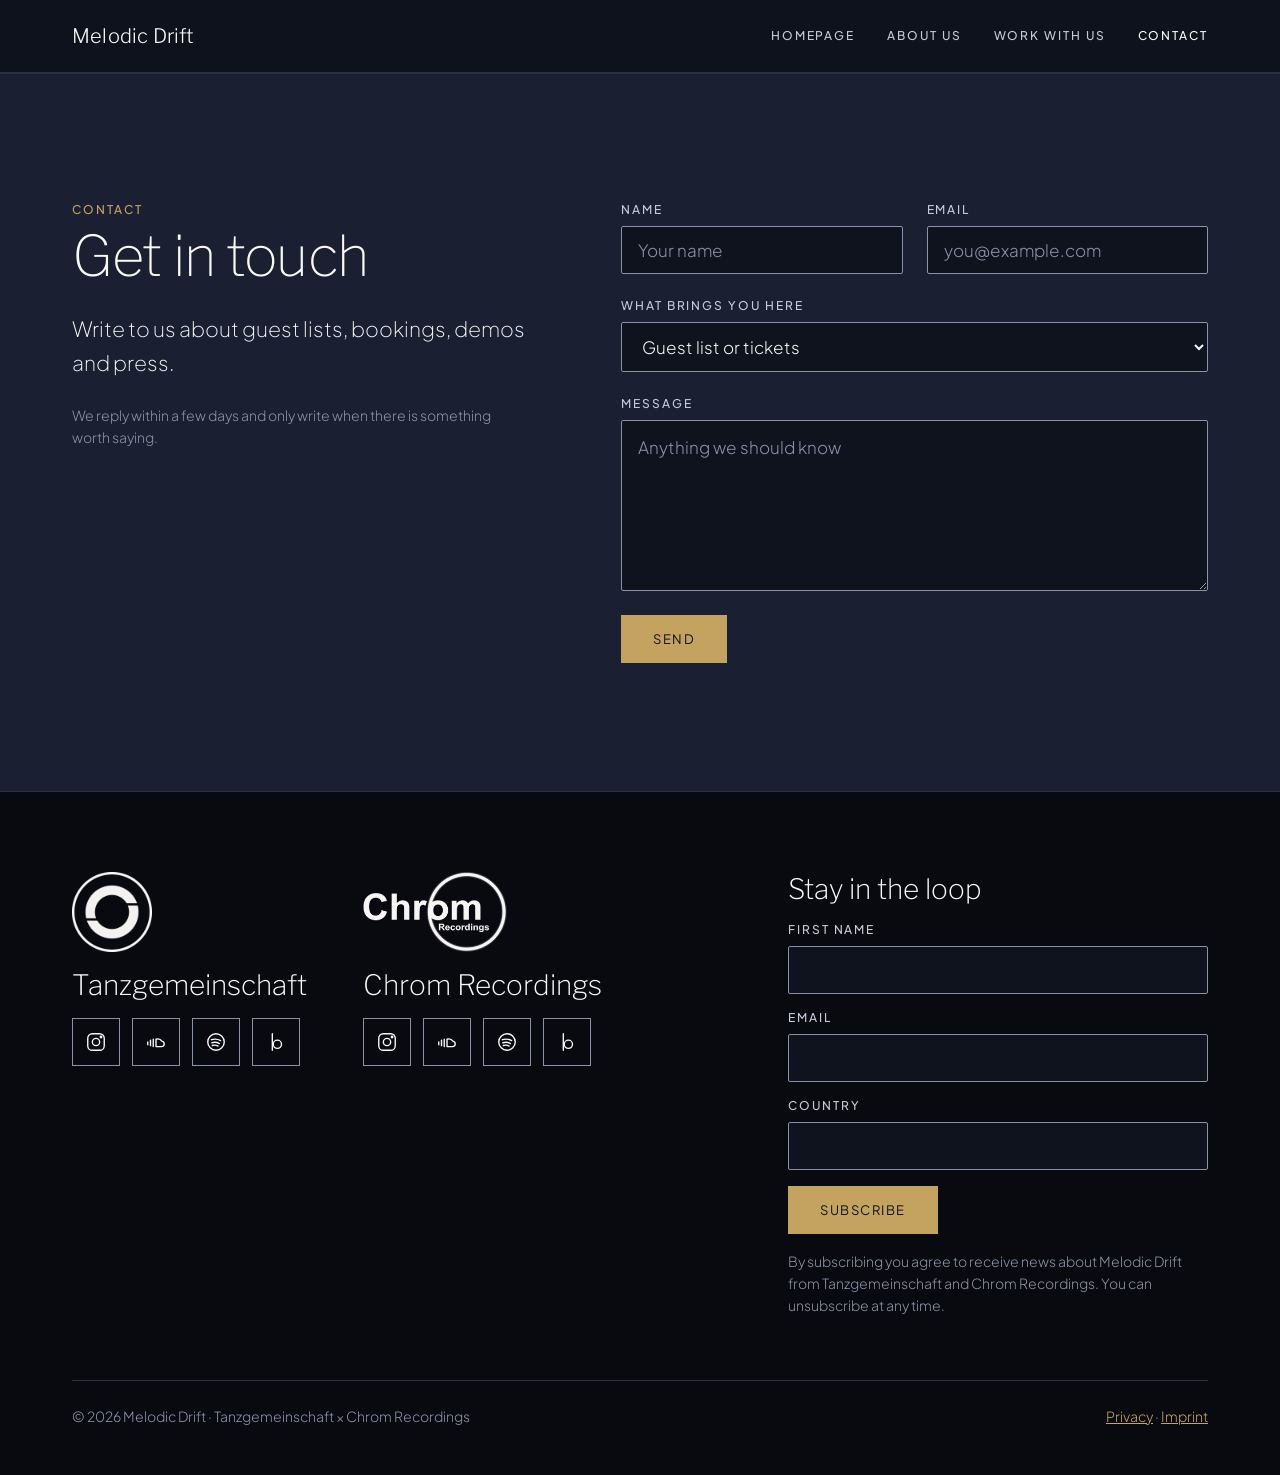
<file: contact.html>
<!doctype html>
<html lang="en">
<head>
<meta charset="utf-8">
<meta name="viewport" content="width=device-width, initial-scale=1">
<!-- Cookiebot is loaded through Google Tag Manager (Cookiebot CMP tag, trigger: Consent Initialization). -->
<!-- Google Tag Manager -->
<script>(function(w,d,s,l,i){w[l]=w[l]||[];w[l].push({'gtm.start':new Date().getTime(),event:'gtm.js'});var f=d.getElementsByTagName(s)[0],j=d.createElement(s),dl=l!='dataLayer'?'&l='+l:'';j.async=true;j.src='https://www.googletagmanager.com/gtm.js?id='+i+dl;f.parentNode.insertBefore(j,f);})(window,document,'script','dataLayer','GTM-MX8WPRVG');</script>
<!-- End Google Tag Manager -->
<title>Contact – Melodic Drift</title>
<meta name="description" content="Get in touch with Melodic Drift about guest lists, bookings, demos and press.">
<link rel="preconnect" href="https://fonts.googleapis.com">
<link rel="preconnect" href="https://fonts.gstatic.com" crossorigin>
<link rel="stylesheet" href="https://fonts.googleapis.com/css2?family=Libre+Franklin:wght@100;200;300&family=Plus+Jakarta+Sans:ital,wght@0,200;0,300;0,400;0,500;1,200&display=swap">
<link rel="icon" href="favicon.svg" type="image/svg+xml">
<link rel="apple-touch-icon" href="apple-touch-icon.png">
<link rel="stylesheet" href="styles.css">
</head>
<body>
<!-- Google Tag Manager (noscript) -->
<noscript><iframe src="https://www.googletagmanager.com/ns.html?id=GTM-MX8WPRVG" height="0" width="0" style="display:none;visibility:hidden"></iframe></noscript>
<!-- End Google Tag Manager (noscript) -->

<header class="site-header">
  <div class="container">
    <a href="index.html" class="brand-link">Melodic Drift</a>
    <button type="button" class="nav-toggle" aria-expanded="false" aria-controls="site-nav" aria-label="Menu">
      <span></span><span></span><span></span>
    </button>
    <nav class="nav" id="site-nav" aria-label="Page">
      <a href="index.html">Homepage</a>
      <a href="about.html">About Us</a>
      <a href="work.html">Work With Us</a>
      <a href="contact.html" aria-current="page">Contact</a>
    </nav>
  </div>
</header>

<main id="top">
  <!-- FORM -->
  <section id="join" class="join-section">
    <div class="container section join">
      <div class="join__intro stack-6">
        <div class="stack-2">
          <div class="eyebrow">Contact</div>
          <h1 class="h2">Get in touch</h1>
        </div>
        <p class="lead">Write to us about guest lists, bookings, demos and press.</p>
        <p class="small">We reply within a few days and only write when there is something worth saying.</p>
      </div>

      <div class="join__form">
        <!-- Sends to send-contact.php, which emails the enquiry. See script.js. -->
        <form class="form" id="join-form" data-status="join-status" data-error="join-error" action="send-contact.php" method="post">
          <div class="form__row">
            <div class="field">
              <label for="md-name">Name</label>
              <input id="md-name" name="name" type="text" autocomplete="name" required placeholder="Your name">
            </div>
            <div class="field">
              <label for="md-email">Email</label>
              <input id="md-email" name="email" type="email" autocomplete="email" required placeholder="you@example.com">
            </div>
          </div>
          <div class="field">
            <label for="md-topic">What brings you here</label>
            <select id="md-topic" name="topic">
              <option>Guest list or tickets</option>
              <option>Booking or demo</option>
              <option>Press or partnership</option>
            </select>
          </div>
          <div class="field">
            <label for="md-message">Message</label>
            <textarea id="md-message" name="message" rows="5" required placeholder="Anything we should know"></textarea>
          </div>
          <div class="field-hidden" aria-hidden="true">
            <label for="md-company">Company</label>
            <input id="md-company" name="company" type="text" tabindex="-1" autocomplete="off">
          </div>
          <div>
            <button type="submit" class="btn btn--primary">Send</button>
          </div>
          <p class="small form-error" id="join-error" role="alert" hidden>Something went wrong. Please try again in a moment.</p>
        </form>

        <div class="form-status" id="join-status" role="status" hidden>
          <div class="eyebrow">Received</div>
          <div class="h3">Thank you, we will be in touch.</div>
        </div>
      </div>
    </div>
  </section>

</main>

<footer class="site-footer">
  <div class="container">
    <div class="footer__top">
      <div class="footer__brands">
        <div class="footer__brand">
          <img class="footer__logo" src="assets/tanzgemeinschaft-logo.png" alt="Tanzgemeinschaft logo" width="80" height="80">
          <div class="h3">Tanzgemeinschaft</div>
          <div class="social">
            <a href="https://www.instagram.com/tanzgemeinschaft/" aria-label="Tanzgemeinschaft on Instagram">
              <svg aria-hidden="true" width="22" height="22" viewBox="0 0 24 24" fill="none" stroke="currentColor" stroke-width="1.5" stroke-linecap="round" stroke-linejoin="round"><rect x="3" y="3" width="18" height="18" rx="5"/><circle cx="12" cy="12" r="4"/><circle cx="17.5" cy="6.5" r="0.8" fill="currentColor"/></svg>
            </a>
            <a href="https://soundcloud.com/tanzgemeinschaft" aria-label="Tanzgemeinschaft on SoundCloud">
              <svg aria-hidden="true" width="22" height="22" viewBox="0 0 24 24" fill="none" stroke="currentColor" stroke-width="1.5" stroke-linecap="round" stroke-linejoin="round"><path d="M3 15v-3M6 16v-6M9 17V9"/><path d="M12 17h6a3 3 0 0 0 .4-5.97A5.5 5.5 0 0 0 12 9z"/></svg>
            </a>
            <a href="https://open.spotify.com/playlist/484JLry1pM69rtroYlVxem?si=6f52d88c45c1400b" aria-label="Tanzgemeinschaft on Spotify">
              <svg aria-hidden="true" width="22" height="22" viewBox="0 0 24 24" fill="none" stroke="currentColor" stroke-width="1.5" stroke-linecap="round" stroke-linejoin="round"><circle cx="12" cy="12" r="9"/><path d="M7 9.5c3.5-1 7-.8 10 1M7.5 12.8c2.8-.8 5.6-.6 8.2.9M8 15.8c2.2-.6 4.3-.4 6.3.6"/></svg>
            </a>
            <a href="https://www.beatport.com/label/tanzgemeinschaft/73641" aria-label="Tanzgemeinschaft on Beatport">
              <svg aria-hidden="true" width="22" height="22" viewBox="0 0 24 24" fill="none" stroke="currentColor" stroke-width="1.5" stroke-linecap="round" stroke-linejoin="round"><path d="M8 3v18"/><circle cx="13.5" cy="14.5" r="4.5"/></svg>
            </a>
          </div>
        </div>
        <div class="footer__brand">
          <img class="footer__logo" src="assets/chrom-recordings-logo.png" alt="Chrom Recordings logo" width="143" height="80">
          <div class="h3">Chrom Recordings</div>
          <div class="social">
            <a href="https://www.instagram.com/chromrecordings/" aria-label="Chrom Recordings on Instagram">
              <svg aria-hidden="true" width="22" height="22" viewBox="0 0 24 24" fill="none" stroke="currentColor" stroke-width="1.5" stroke-linecap="round" stroke-linejoin="round"><rect x="3" y="3" width="18" height="18" rx="5"/><circle cx="12" cy="12" r="4"/><circle cx="17.5" cy="6.5" r="0.8" fill="currentColor"/></svg>
            </a>
            <a href="https://soundcloud.com/chrom-recordings" aria-label="Chrom Recordings on SoundCloud">
              <svg aria-hidden="true" width="22" height="22" viewBox="0 0 24 24" fill="none" stroke="currentColor" stroke-width="1.5" stroke-linecap="round" stroke-linejoin="round"><path d="M3 15v-3M6 16v-6M9 17V9"/><path d="M12 17h6a3 3 0 0 0 .4-5.97A5.5 5.5 0 0 0 12 9z"/></svg>
            </a>
            <a href="https://open.spotify.com/playlist/05ff1suTsRipWHiQWqY9aM?si=kvbRq2B7QGaC5c29hTE_ag" aria-label="Chrom Recordings on Spotify">
              <svg aria-hidden="true" width="22" height="22" viewBox="0 0 24 24" fill="none" stroke="currentColor" stroke-width="1.5" stroke-linecap="round" stroke-linejoin="round"><circle cx="12" cy="12" r="9"/><path d="M7 9.5c3.5-1 7-.8 10 1M7.5 12.8c2.8-.8 5.6-.6 8.2.9M8 15.8c2.2-.6 4.3-.4 6.3.6"/></svg>
            </a>
            <a href="https://www.beatport.com/label/chrom-recordings/61473" aria-label="Chrom Recordings on Beatport">
              <svg aria-hidden="true" width="22" height="22" viewBox="0 0 24 24" fill="none" stroke="currentColor" stroke-width="1.5" stroke-linecap="round" stroke-linejoin="round"><path d="M8 3v18"/><circle cx="13.5" cy="14.5" r="4.5"/></svg>
            </a>
          </div>
        </div>
      </div>
      <div class="footer__signup" id="newsletter">
        <div class="h3">Stay in the loop</div>
        <!-- Sends to the MailerLite embedded form (group set in MailerLite). See script.js. -->
        <form class="form form--compact" id="newsletter-form" data-status="newsletter-status" data-error="newsletter-error" data-mailerlite action="https://assets.mailerlite.com/jsonp/706839/forms/204374630122652967/subscribe" method="post">
          <div class="field">
            <label for="nl-first">First name</label>
            <input id="nl-first" name="fields[name]" type="text" autocomplete="given-name" required>
          </div>
          <div class="field">
            <label for="nl-email">Email</label>
            <input id="nl-email" name="fields[email]" type="email" autocomplete="email" required>
          </div>
          <div class="field">
            <label for="nl-country">Country</label>
            <input id="nl-country" name="fields[country]" type="text" autocomplete="country-name" required>
          </div>
          <input type="hidden" name="ml-submit" value="1">
          <input type="hidden" name="anticsrf" value="true">
          <div>
            <button type="submit" class="btn btn--primary">Subscribe</button>
          </div>
          <p class="small">By subscribing you agree to receive news about Melodic Drift from Tanzgemeinschaft and Chrom Recordings. You can unsubscribe at any time.</p>
          <p class="small form-error" id="newsletter-error" role="alert" hidden>Something went wrong. Please try again in a moment.</p>
        </form>
        <div class="form-status form-status--compact" id="newsletter-status" role="status" hidden>
          <div class="eyebrow">Subscribed</div>
          <div class="h3">Thank you, you are on the list.</div>
        </div>
      </div>
    </div>
    <div class="footer__legal">
      <div>© 2026 Melodic Drift · Tanzgemeinschaft × Chrom Recordings</div>
      <div><a href="privacy.html">Privacy</a> · <a href="imprint.html">Imprint</a></div>
    </div>
  </div>
</footer>

<script src="script.js"></script>
</body>
</html>
</file>
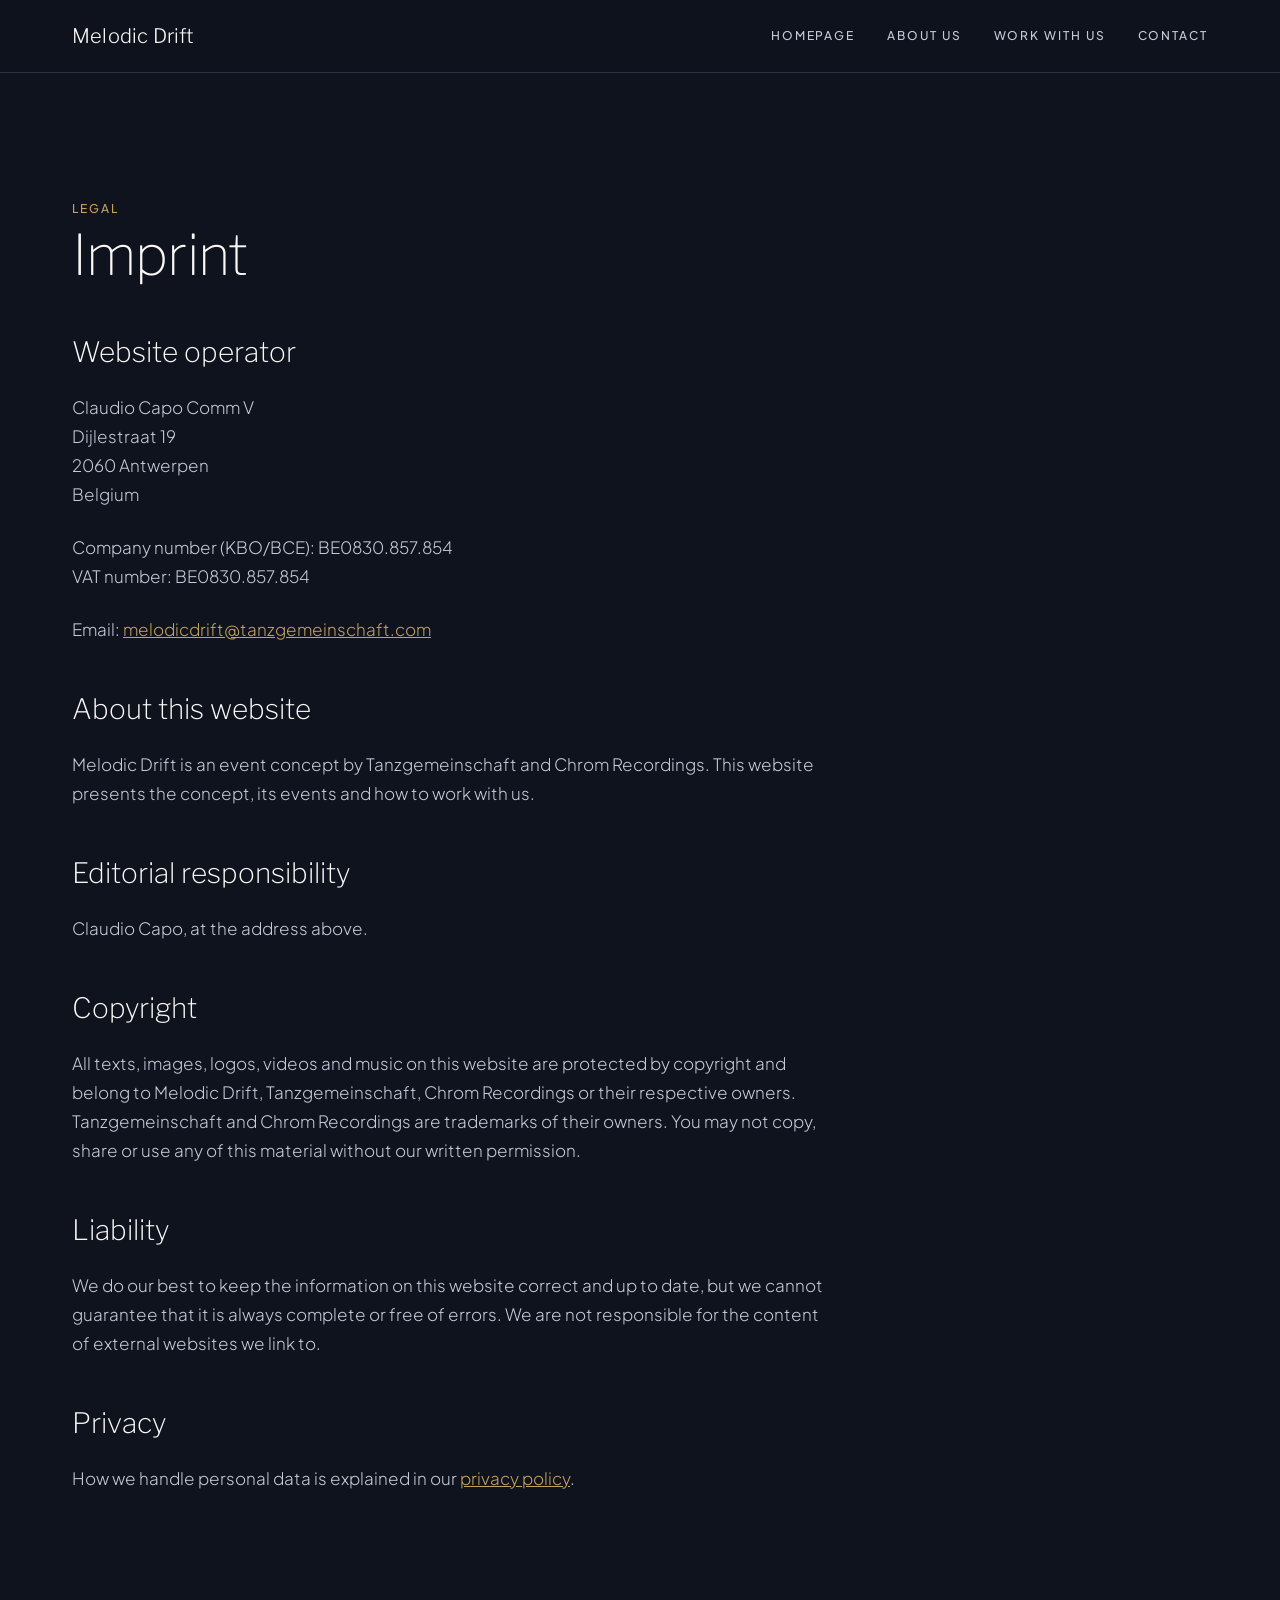
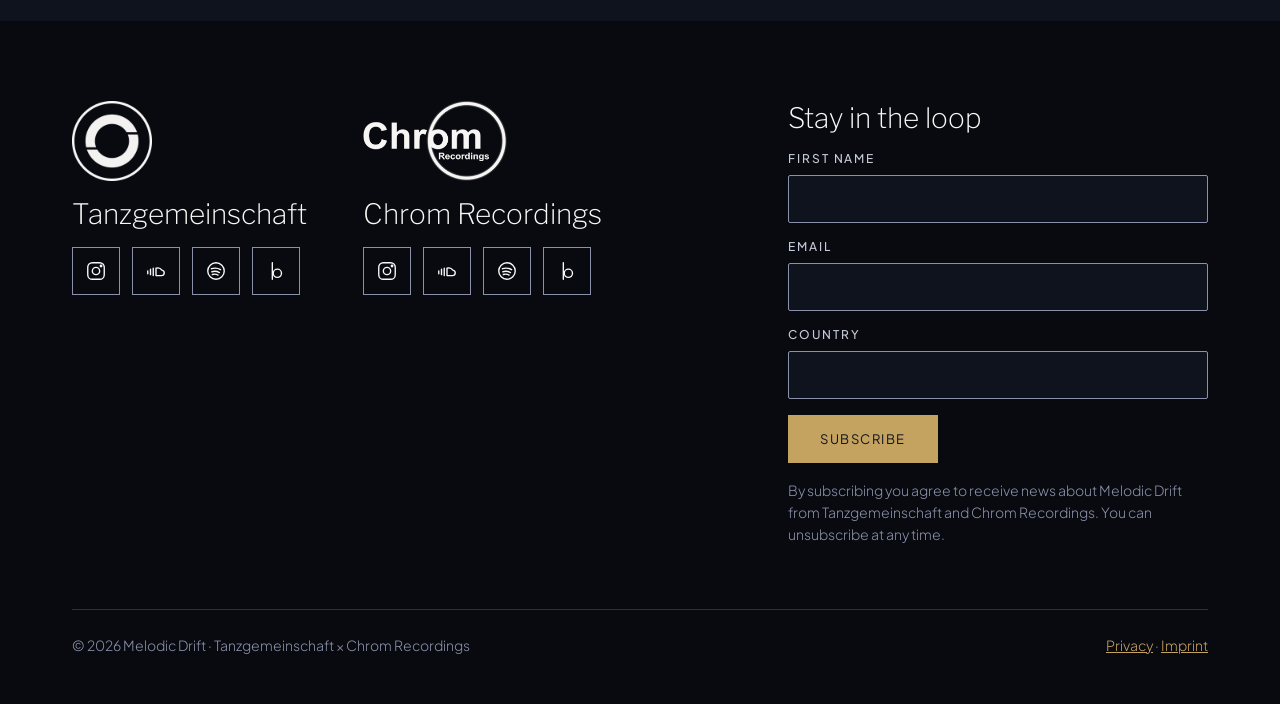
<file: imprint.html>
<!doctype html>
<html lang="en">
<head>
<meta charset="utf-8">
<meta name="viewport" content="width=device-width, initial-scale=1">
<!-- Cookiebot is loaded through Google Tag Manager (Cookiebot CMP tag, trigger: Consent Initialization). -->
<!-- Google Tag Manager -->
<script>(function(w,d,s,l,i){w[l]=w[l]||[];w[l].push({'gtm.start':new Date().getTime(),event:'gtm.js'});var f=d.getElementsByTagName(s)[0],j=d.createElement(s),dl=l!='dataLayer'?'&l='+l:'';j.async=true;j.src='https://www.googletagmanager.com/gtm.js?id='+i+dl;f.parentNode.insertBefore(j,f);})(window,document,'script','dataLayer','GTM-MX8WPRVG');</script>
<!-- End Google Tag Manager -->
<title>Imprint – Melodic Drift</title>
<meta name="description" content="Legal information about the Melodic Drift website and its operator.">
<link rel="preconnect" href="https://fonts.googleapis.com">
<link rel="preconnect" href="https://fonts.gstatic.com" crossorigin>
<link rel="stylesheet" href="https://fonts.googleapis.com/css2?family=Libre+Franklin:wght@100;200;300&family=Plus+Jakarta+Sans:ital,wght@0,200;0,300;0,400;0,500;1,200&display=swap">
<link rel="icon" href="favicon.svg" type="image/svg+xml">
<link rel="apple-touch-icon" href="apple-touch-icon.png">
<link rel="stylesheet" href="styles.css">
</head>
<body>
<!-- Google Tag Manager (noscript) -->
<noscript><iframe src="https://www.googletagmanager.com/ns.html?id=GTM-MX8WPRVG" height="0" width="0" style="display:none;visibility:hidden"></iframe></noscript>
<!-- End Google Tag Manager (noscript) -->

<header class="site-header">
  <div class="container">
    <a href="index.html" class="brand-link">Melodic Drift</a>
    <button type="button" class="nav-toggle" aria-expanded="false" aria-controls="site-nav" aria-label="Menu">
      <span></span><span></span><span></span>
    </button>
    <nav class="nav" id="site-nav" aria-label="Page">
      <a href="index.html">Homepage</a>
      <a href="about.html">About Us</a>
      <a href="work.html">Work With Us</a>
      <a href="contact.html">Contact</a>
    </nav>
  </div>
</header>

<main id="top">
  <section class="container section legal">
    <div class="legal__inner stack-6">
      <div class="stack-2">
        <div class="eyebrow">Legal</div>
        <h1 class="h2">Imprint</h1>
      </div>

      <h2 class="h3">Website operator</h2>
      <p>Claudio Capo Comm V<br>Dijlestraat 19<br>2060 Antwerpen<br>Belgium</p>
      <p>Company number (KBO/BCE): BE0830.857.854<br>VAT number: BE0830.857.854</p>
      <p>Email: <a href="mailto:melodicdrift@tanzgemeinschaft.com">melodicdrift@tanzgemeinschaft.com</a></p>

      <h2 class="h3">About this website</h2>
      <p>Melodic Drift is an event concept by Tanzgemeinschaft and Chrom Recordings. This website presents the concept, its events and how to work with us.</p>

      <h2 class="h3">Editorial responsibility</h2>
      <p>Claudio Capo, at the address above.</p>

      <h2 class="h3">Copyright</h2>
      <p>All texts, images, logos, videos and music on this website are protected by copyright and belong to Melodic Drift, Tanzgemeinschaft, Chrom Recordings or their respective owners. Tanzgemeinschaft and Chrom Recordings are trademarks of their owners. You may not copy, share or use any of this material without our written permission.</p>

      <h2 class="h3">Liability</h2>
      <p>We do our best to keep the information on this website correct and up to date, but we cannot guarantee that it is always complete or free of errors. We are not responsible for the content of external websites we link to.</p>

      <h2 class="h3">Privacy</h2>
      <p>How we handle personal data is explained in our <a href="privacy.html">privacy policy</a>.</p>
    </div>
  </section>

</main>

<footer class="site-footer">
  <div class="container">
    <div class="footer__top">
      <div class="footer__brands">
        <div class="footer__brand">
          <img class="footer__logo" src="assets/tanzgemeinschaft-logo.png" alt="Tanzgemeinschaft logo" width="80" height="80">
          <div class="h3">Tanzgemeinschaft</div>
          <div class="social">
            <a href="https://www.instagram.com/tanzgemeinschaft/" aria-label="Tanzgemeinschaft on Instagram">
              <svg aria-hidden="true" width="22" height="22" viewBox="0 0 24 24" fill="none" stroke="currentColor" stroke-width="1.5" stroke-linecap="round" stroke-linejoin="round"><rect x="3" y="3" width="18" height="18" rx="5"/><circle cx="12" cy="12" r="4"/><circle cx="17.5" cy="6.5" r="0.8" fill="currentColor"/></svg>
            </a>
            <a href="https://soundcloud.com/tanzgemeinschaft" aria-label="Tanzgemeinschaft on SoundCloud">
              <svg aria-hidden="true" width="22" height="22" viewBox="0 0 24 24" fill="none" stroke="currentColor" stroke-width="1.5" stroke-linecap="round" stroke-linejoin="round"><path d="M3 15v-3M6 16v-6M9 17V9"/><path d="M12 17h6a3 3 0 0 0 .4-5.97A5.5 5.5 0 0 0 12 9z"/></svg>
            </a>
            <a href="https://open.spotify.com/playlist/484JLry1pM69rtroYlVxem?si=6f52d88c45c1400b" aria-label="Tanzgemeinschaft on Spotify">
              <svg aria-hidden="true" width="22" height="22" viewBox="0 0 24 24" fill="none" stroke="currentColor" stroke-width="1.5" stroke-linecap="round" stroke-linejoin="round"><circle cx="12" cy="12" r="9"/><path d="M7 9.5c3.5-1 7-.8 10 1M7.5 12.8c2.8-.8 5.6-.6 8.2.9M8 15.8c2.2-.6 4.3-.4 6.3.6"/></svg>
            </a>
            <a href="https://www.beatport.com/label/tanzgemeinschaft/73641" aria-label="Tanzgemeinschaft on Beatport">
              <svg aria-hidden="true" width="22" height="22" viewBox="0 0 24 24" fill="none" stroke="currentColor" stroke-width="1.5" stroke-linecap="round" stroke-linejoin="round"><path d="M8 3v18"/><circle cx="13.5" cy="14.5" r="4.5"/></svg>
            </a>
          </div>
        </div>
        <div class="footer__brand">
          <img class="footer__logo" src="assets/chrom-recordings-logo.png" alt="Chrom Recordings logo" width="143" height="80">
          <div class="h3">Chrom Recordings</div>
          <div class="social">
            <a href="https://www.instagram.com/chromrecordings/" aria-label="Chrom Recordings on Instagram">
              <svg aria-hidden="true" width="22" height="22" viewBox="0 0 24 24" fill="none" stroke="currentColor" stroke-width="1.5" stroke-linecap="round" stroke-linejoin="round"><rect x="3" y="3" width="18" height="18" rx="5"/><circle cx="12" cy="12" r="4"/><circle cx="17.5" cy="6.5" r="0.8" fill="currentColor"/></svg>
            </a>
            <a href="https://soundcloud.com/chrom-recordings" aria-label="Chrom Recordings on SoundCloud">
              <svg aria-hidden="true" width="22" height="22" viewBox="0 0 24 24" fill="none" stroke="currentColor" stroke-width="1.5" stroke-linecap="round" stroke-linejoin="round"><path d="M3 15v-3M6 16v-6M9 17V9"/><path d="M12 17h6a3 3 0 0 0 .4-5.97A5.5 5.5 0 0 0 12 9z"/></svg>
            </a>
            <a href="https://open.spotify.com/playlist/05ff1suTsRipWHiQWqY9aM?si=kvbRq2B7QGaC5c29hTE_ag" aria-label="Chrom Recordings on Spotify">
              <svg aria-hidden="true" width="22" height="22" viewBox="0 0 24 24" fill="none" stroke="currentColor" stroke-width="1.5" stroke-linecap="round" stroke-linejoin="round"><circle cx="12" cy="12" r="9"/><path d="M7 9.5c3.5-1 7-.8 10 1M7.5 12.8c2.8-.8 5.6-.6 8.2.9M8 15.8c2.2-.6 4.3-.4 6.3.6"/></svg>
            </a>
            <a href="https://www.beatport.com/label/chrom-recordings/61473" aria-label="Chrom Recordings on Beatport">
              <svg aria-hidden="true" width="22" height="22" viewBox="0 0 24 24" fill="none" stroke="currentColor" stroke-width="1.5" stroke-linecap="round" stroke-linejoin="round"><path d="M8 3v18"/><circle cx="13.5" cy="14.5" r="4.5"/></svg>
            </a>
          </div>
        </div>
      </div>
      <div class="footer__signup" id="newsletter">
        <div class="h3">Stay in the loop</div>
        <!-- Sends to the MailerLite embedded form (group set in MailerLite). See script.js. -->
        <form class="form form--compact" id="newsletter-form" data-status="newsletter-status" data-error="newsletter-error" data-mailerlite action="https://assets.mailerlite.com/jsonp/706839/forms/204374630122652967/subscribe" method="post">
          <div class="field">
            <label for="nl-first">First name</label>
            <input id="nl-first" name="fields[name]" type="text" autocomplete="given-name" required>
          </div>
          <div class="field">
            <label for="nl-email">Email</label>
            <input id="nl-email" name="fields[email]" type="email" autocomplete="email" required>
          </div>
          <div class="field">
            <label for="nl-country">Country</label>
            <input id="nl-country" name="fields[country]" type="text" autocomplete="country-name" required>
          </div>
          <input type="hidden" name="ml-submit" value="1">
          <input type="hidden" name="anticsrf" value="true">
          <div>
            <button type="submit" class="btn btn--primary">Subscribe</button>
          </div>
          <p class="small">By subscribing you agree to receive news about Melodic Drift from Tanzgemeinschaft and Chrom Recordings. You can unsubscribe at any time.</p>
          <p class="small form-error" id="newsletter-error" role="alert" hidden>Something went wrong. Please try again in a moment.</p>
        </form>
        <div class="form-status form-status--compact" id="newsletter-status" role="status" hidden>
          <div class="eyebrow">Subscribed</div>
          <div class="h3">Thank you, you are on the list.</div>
        </div>
      </div>
    </div>
    <div class="footer__legal">
      <div>© 2026 Melodic Drift · Tanzgemeinschaft × Chrom Recordings</div>
      <div><a href="privacy.html">Privacy</a> · <a href="imprint.html">Imprint</a></div>
    </div>
  </div>
</footer>

<script src="script.js"></script>
</body>
</html>
</file>
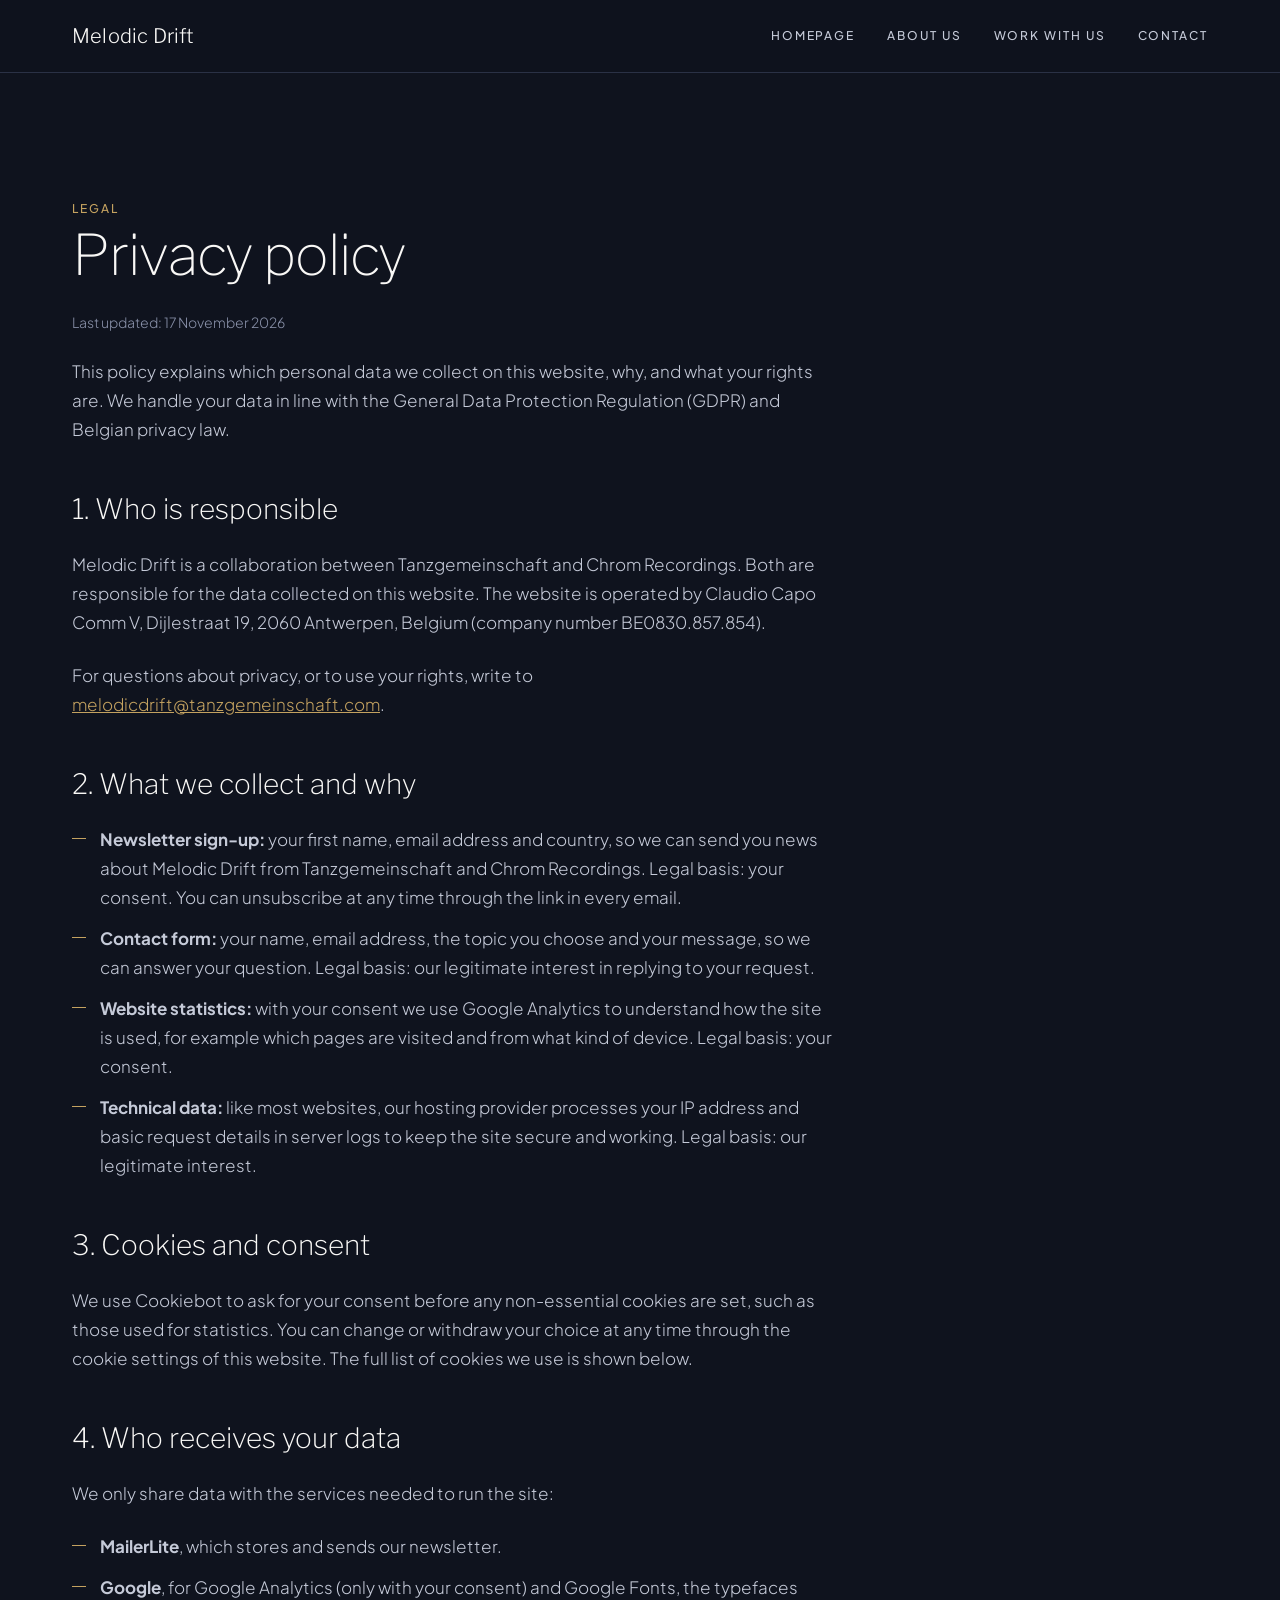
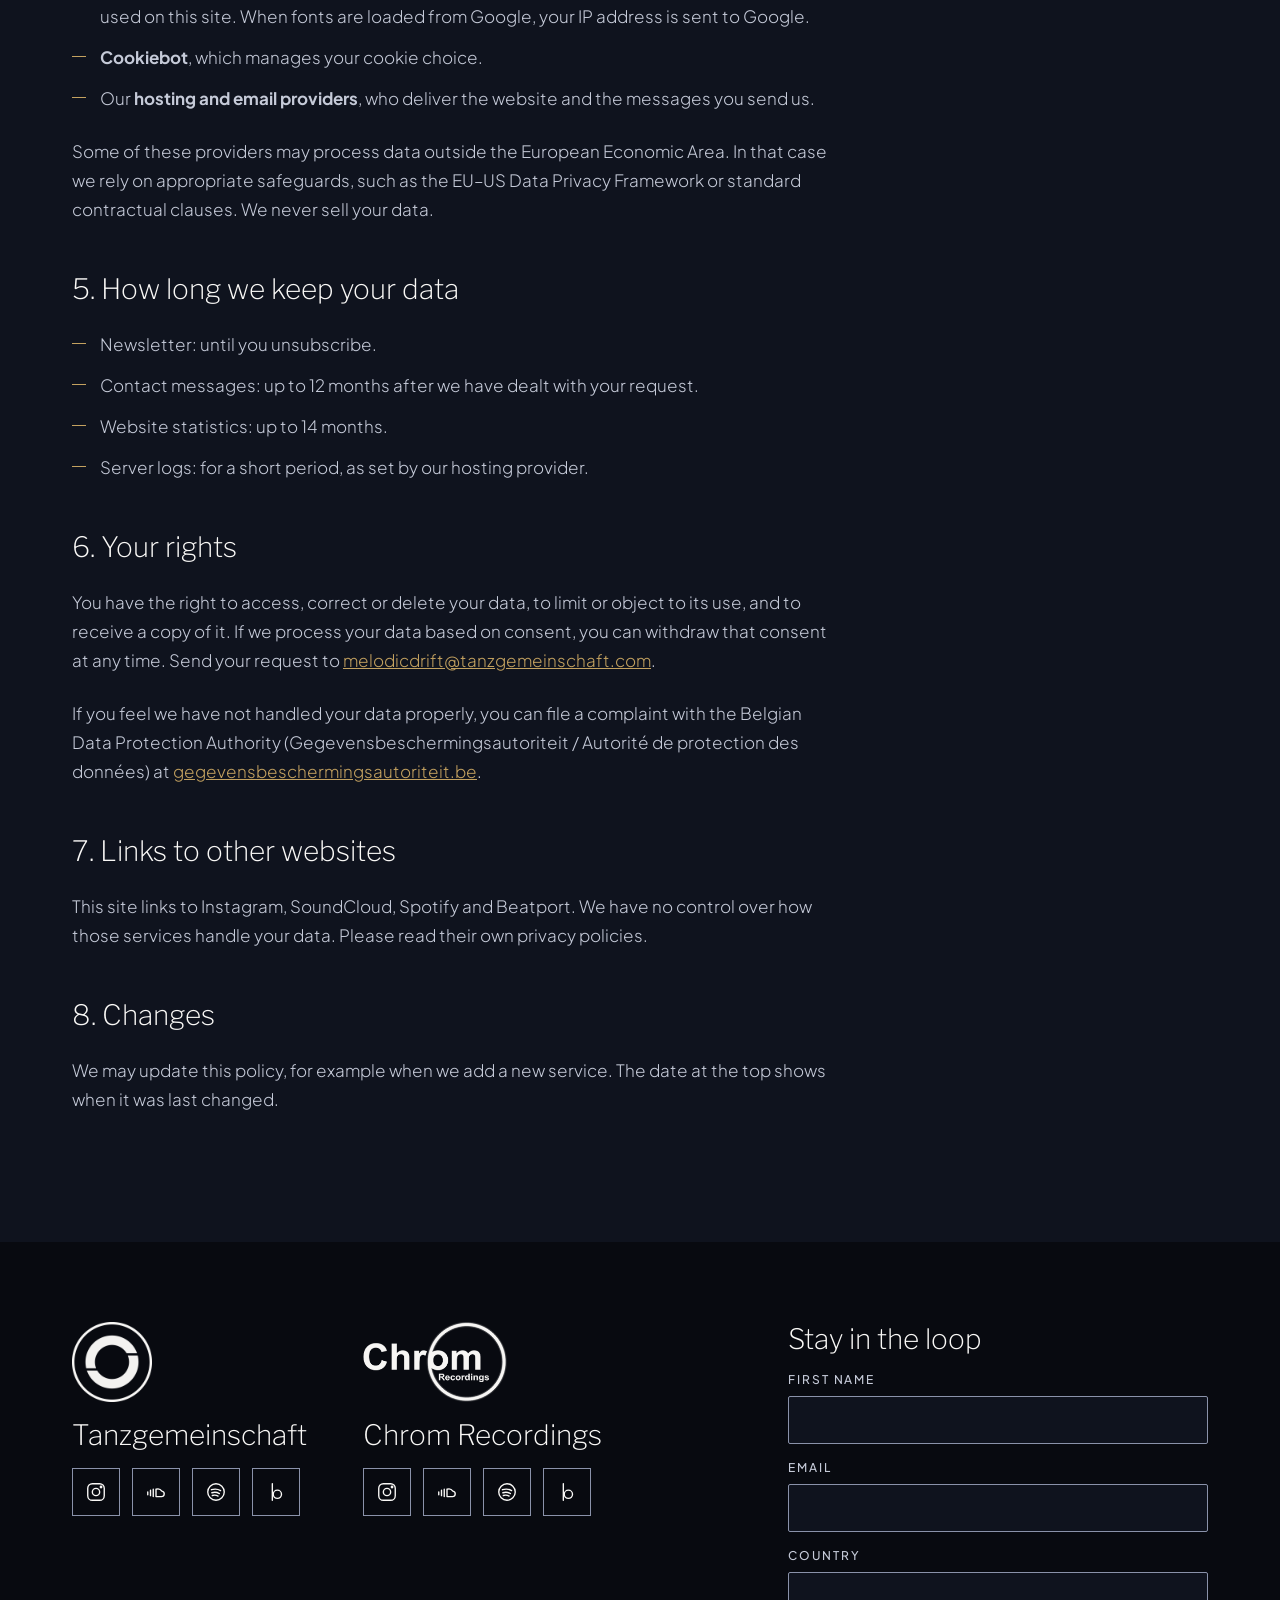
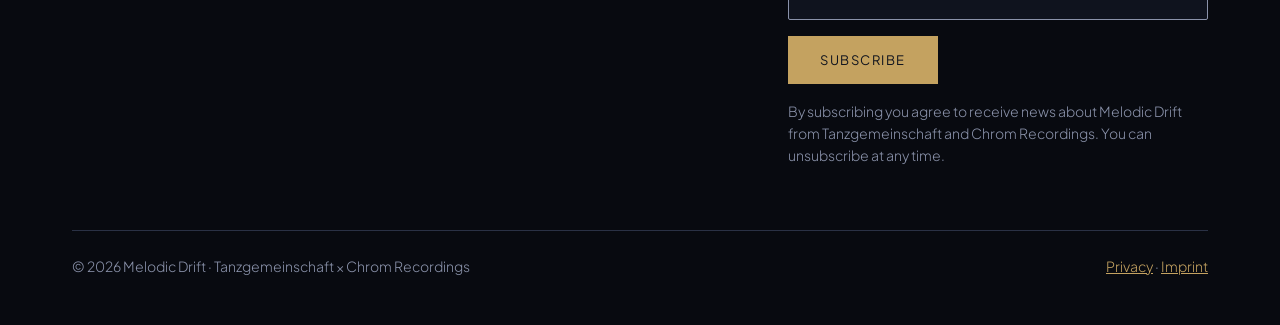
<file: privacy.html>
<!doctype html>
<html lang="en">
<head>
<meta charset="utf-8">
<meta name="viewport" content="width=device-width, initial-scale=1">
<!-- Cookiebot is loaded through Google Tag Manager (Cookiebot CMP tag, trigger: Consent Initialization). -->
<!-- Google Tag Manager -->
<script>(function(w,d,s,l,i){w[l]=w[l]||[];w[l].push({'gtm.start':new Date().getTime(),event:'gtm.js'});var f=d.getElementsByTagName(s)[0],j=d.createElement(s),dl=l!='dataLayer'?'&l='+l:'';j.async=true;j.src='https://www.googletagmanager.com/gtm.js?id='+i+dl;f.parentNode.insertBefore(j,f);})(window,document,'script','dataLayer','GTM-MX8WPRVG');</script>
<!-- End Google Tag Manager -->
<title>Privacy Policy – Melodic Drift</title>
<meta name="description" content="How Melodic Drift handles personal data, cookies, the newsletter and the contact form.">
<link rel="preconnect" href="https://fonts.googleapis.com">
<link rel="preconnect" href="https://fonts.gstatic.com" crossorigin>
<link rel="stylesheet" href="https://fonts.googleapis.com/css2?family=Libre+Franklin:wght@100;200;300&family=Plus+Jakarta+Sans:ital,wght@0,200;0,300;0,400;0,500;1,200&display=swap">
<link rel="icon" href="favicon.svg" type="image/svg+xml">
<link rel="apple-touch-icon" href="apple-touch-icon.png">
<link rel="stylesheet" href="styles.css">
</head>
<body>
<!-- Google Tag Manager (noscript) -->
<noscript><iframe src="https://www.googletagmanager.com/ns.html?id=GTM-MX8WPRVG" height="0" width="0" style="display:none;visibility:hidden"></iframe></noscript>
<!-- End Google Tag Manager (noscript) -->

<header class="site-header">
  <div class="container">
    <a href="index.html" class="brand-link">Melodic Drift</a>
    <button type="button" class="nav-toggle" aria-expanded="false" aria-controls="site-nav" aria-label="Menu">
      <span></span><span></span><span></span>
    </button>
    <nav class="nav" id="site-nav" aria-label="Page">
      <a href="index.html">Homepage</a>
      <a href="about.html">About Us</a>
      <a href="work.html">Work With Us</a>
      <a href="contact.html">Contact</a>
    </nav>
  </div>
</header>

<main id="top">
  <section class="container section legal">
    <div class="legal__inner stack-6">
      <div class="stack-2">
        <div class="eyebrow">Legal</div>
        <h1 class="h2">Privacy policy</h1>
      </div>
      <p class="small">Last updated: 17 November 2026</p>

      <p>This policy explains which personal data we collect on this website, why, and what your rights are. We handle your data in line with the General Data Protection Regulation (GDPR) and Belgian privacy law.</p>

      <h2 class="h3">1. Who is responsible</h2>
      <p>Melodic Drift is a collaboration between Tanzgemeinschaft and Chrom Recordings. Both are responsible for the data collected on this website. The website is operated by Claudio Capo Comm V, Dijlestraat 19, 2060 Antwerpen, Belgium (company number BE0830.857.854).</p>
      <p>For questions about privacy, or to use your rights, write to <a href="mailto:melodicdrift@tanzgemeinschaft.com">melodicdrift@tanzgemeinschaft.com</a>.</p>

      <h2 class="h3">2. What we collect and why</h2>
      <ul class="list">
        <li><strong>Newsletter sign-up:</strong> your first name, email address and country, so we can send you news about Melodic Drift from Tanzgemeinschaft and Chrom Recordings. Legal basis: your consent. You can unsubscribe at any time through the link in every email.</li>
        <li><strong>Contact form:</strong> your name, email address, the topic you choose and your message, so we can answer your question. Legal basis: our legitimate interest in replying to your request.</li>
        <li><strong>Website statistics:</strong> with your consent we use Google Analytics to understand how the site is used, for example which pages are visited and from what kind of device. Legal basis: your consent.</li>
        <li><strong>Technical data:</strong> like most websites, our hosting provider processes your IP address and basic request details in server logs to keep the site secure and working. Legal basis: our legitimate interest.</li>
      </ul>

      <h2 class="h3">3. Cookies and consent</h2>
      <p>We use Cookiebot to ask for your consent before any non-essential cookies are set, such as those used for statistics. You can change or withdraw your choice at any time through the cookie settings of this website. The full list of cookies we use is shown below.</p>
      <script id="CookieDeclaration" src="https://consent.cookiebot.com/ba3ce9ea-0010-42fd-9f67-e8ef1a45d4a2/cd.js" type="text/javascript" async></script>

      <h2 class="h3">4. Who receives your data</h2>
      <p>We only share data with the services needed to run the site:</p>
      <ul class="list">
        <li><strong>MailerLite</strong>, which stores and sends our newsletter.</li>
        <li><strong>Google</strong>, for Google Analytics (only with your consent) and Google Fonts, the typefaces used on this site. When fonts are loaded from Google, your IP address is sent to Google.</li>
        <li><strong>Cookiebot</strong>, which manages your cookie choice.</li>
        <li>Our <strong>hosting and email providers</strong>, who deliver the website and the messages you send us.</li>
      </ul>
      <p>Some of these providers may process data outside the European Economic Area. In that case we rely on appropriate safeguards, such as the EU–US Data Privacy Framework or standard contractual clauses. We never sell your data.</p>

      <h2 class="h3">5. How long we keep your data</h2>
      <ul class="list">
        <li>Newsletter: until you unsubscribe.</li>
        <li>Contact messages: up to 12 months after we have dealt with your request.</li>
        <li>Website statistics: up to 14 months.</li>
        <li>Server logs: for a short period, as set by our hosting provider.</li>
      </ul>

      <h2 class="h3">6. Your rights</h2>
      <p>You have the right to access, correct or delete your data, to limit or object to its use, and to receive a copy of it. If we process your data based on consent, you can withdraw that consent at any time. Send your request to <a href="mailto:melodicdrift@tanzgemeinschaft.com">melodicdrift@tanzgemeinschaft.com</a>.</p>
      <p>If you feel we have not handled your data properly, you can file a complaint with the Belgian Data Protection Authority (Gegevensbeschermingsautoriteit / Autorité de protection des données) at <a href="https://www.gegevensbeschermingsautoriteit.be">gegevensbeschermingsautoriteit.be</a>.</p>

      <h2 class="h3">7. Links to other websites</h2>
      <p>This site links to Instagram, SoundCloud, Spotify and Beatport. We have no control over how those services handle your data. Please read their own privacy policies.</p>

      <h2 class="h3">8. Changes</h2>
      <p>We may update this policy, for example when we add a new service. The date at the top shows when it was last changed.</p>
    </div>
  </section>

</main>

<footer class="site-footer">
  <div class="container">
    <div class="footer__top">
      <div class="footer__brands">
        <div class="footer__brand">
          <img class="footer__logo" src="assets/tanzgemeinschaft-logo.png" alt="Tanzgemeinschaft logo" width="80" height="80">
          <div class="h3">Tanzgemeinschaft</div>
          <div class="social">
            <a href="https://www.instagram.com/tanzgemeinschaft/" aria-label="Tanzgemeinschaft on Instagram">
              <svg aria-hidden="true" width="22" height="22" viewBox="0 0 24 24" fill="none" stroke="currentColor" stroke-width="1.5" stroke-linecap="round" stroke-linejoin="round"><rect x="3" y="3" width="18" height="18" rx="5"/><circle cx="12" cy="12" r="4"/><circle cx="17.5" cy="6.5" r="0.8" fill="currentColor"/></svg>
            </a>
            <a href="https://soundcloud.com/tanzgemeinschaft" aria-label="Tanzgemeinschaft on SoundCloud">
              <svg aria-hidden="true" width="22" height="22" viewBox="0 0 24 24" fill="none" stroke="currentColor" stroke-width="1.5" stroke-linecap="round" stroke-linejoin="round"><path d="M3 15v-3M6 16v-6M9 17V9"/><path d="M12 17h6a3 3 0 0 0 .4-5.97A5.5 5.5 0 0 0 12 9z"/></svg>
            </a>
            <a href="https://open.spotify.com/playlist/484JLry1pM69rtroYlVxem?si=6f52d88c45c1400b" aria-label="Tanzgemeinschaft on Spotify">
              <svg aria-hidden="true" width="22" height="22" viewBox="0 0 24 24" fill="none" stroke="currentColor" stroke-width="1.5" stroke-linecap="round" stroke-linejoin="round"><circle cx="12" cy="12" r="9"/><path d="M7 9.5c3.5-1 7-.8 10 1M7.5 12.8c2.8-.8 5.6-.6 8.2.9M8 15.8c2.2-.6 4.3-.4 6.3.6"/></svg>
            </a>
            <a href="https://www.beatport.com/label/tanzgemeinschaft/73641" aria-label="Tanzgemeinschaft on Beatport">
              <svg aria-hidden="true" width="22" height="22" viewBox="0 0 24 24" fill="none" stroke="currentColor" stroke-width="1.5" stroke-linecap="round" stroke-linejoin="round"><path d="M8 3v18"/><circle cx="13.5" cy="14.5" r="4.5"/></svg>
            </a>
          </div>
        </div>
        <div class="footer__brand">
          <img class="footer__logo" src="assets/chrom-recordings-logo.png" alt="Chrom Recordings logo" width="143" height="80">
          <div class="h3">Chrom Recordings</div>
          <div class="social">
            <a href="https://www.instagram.com/chromrecordings/" aria-label="Chrom Recordings on Instagram">
              <svg aria-hidden="true" width="22" height="22" viewBox="0 0 24 24" fill="none" stroke="currentColor" stroke-width="1.5" stroke-linecap="round" stroke-linejoin="round"><rect x="3" y="3" width="18" height="18" rx="5"/><circle cx="12" cy="12" r="4"/><circle cx="17.5" cy="6.5" r="0.8" fill="currentColor"/></svg>
            </a>
            <a href="https://soundcloud.com/chrom-recordings" aria-label="Chrom Recordings on SoundCloud">
              <svg aria-hidden="true" width="22" height="22" viewBox="0 0 24 24" fill="none" stroke="currentColor" stroke-width="1.5" stroke-linecap="round" stroke-linejoin="round"><path d="M3 15v-3M6 16v-6M9 17V9"/><path d="M12 17h6a3 3 0 0 0 .4-5.97A5.5 5.5 0 0 0 12 9z"/></svg>
            </a>
            <a href="https://open.spotify.com/playlist/05ff1suTsRipWHiQWqY9aM?si=kvbRq2B7QGaC5c29hTE_ag" aria-label="Chrom Recordings on Spotify">
              <svg aria-hidden="true" width="22" height="22" viewBox="0 0 24 24" fill="none" stroke="currentColor" stroke-width="1.5" stroke-linecap="round" stroke-linejoin="round"><circle cx="12" cy="12" r="9"/><path d="M7 9.5c3.5-1 7-.8 10 1M7.5 12.8c2.8-.8 5.6-.6 8.2.9M8 15.8c2.2-.6 4.3-.4 6.3.6"/></svg>
            </a>
            <a href="https://www.beatport.com/label/chrom-recordings/61473" aria-label="Chrom Recordings on Beatport">
              <svg aria-hidden="true" width="22" height="22" viewBox="0 0 24 24" fill="none" stroke="currentColor" stroke-width="1.5" stroke-linecap="round" stroke-linejoin="round"><path d="M8 3v18"/><circle cx="13.5" cy="14.5" r="4.5"/></svg>
            </a>
          </div>
        </div>
      </div>
      <div class="footer__signup" id="newsletter">
        <div class="h3">Stay in the loop</div>
        <!-- Sends to the MailerLite embedded form (group set in MailerLite). See script.js. -->
        <form class="form form--compact" id="newsletter-form" data-status="newsletter-status" data-error="newsletter-error" data-mailerlite action="https://assets.mailerlite.com/jsonp/706839/forms/204374630122652967/subscribe" method="post">
          <div class="field">
            <label for="nl-first">First name</label>
            <input id="nl-first" name="fields[name]" type="text" autocomplete="given-name" required>
          </div>
          <div class="field">
            <label for="nl-email">Email</label>
            <input id="nl-email" name="fields[email]" type="email" autocomplete="email" required>
          </div>
          <div class="field">
            <label for="nl-country">Country</label>
            <input id="nl-country" name="fields[country]" type="text" autocomplete="country-name" required>
          </div>
          <input type="hidden" name="ml-submit" value="1">
          <input type="hidden" name="anticsrf" value="true">
          <div>
            <button type="submit" class="btn btn--primary">Subscribe</button>
          </div>
          <p class="small">By subscribing you agree to receive news about Melodic Drift from Tanzgemeinschaft and Chrom Recordings. You can unsubscribe at any time.</p>
          <p class="small form-error" id="newsletter-error" role="alert" hidden>Something went wrong. Please try again in a moment.</p>
        </form>
        <div class="form-status form-status--compact" id="newsletter-status" role="status" hidden>
          <div class="eyebrow">Subscribed</div>
          <div class="h3">Thank you, you are on the list.</div>
        </div>
      </div>
    </div>
    <div class="footer__legal">
      <div>© 2026 Melodic Drift · Tanzgemeinschaft × Chrom Recordings</div>
      <div><a href="privacy.html">Privacy</a> · <a href="imprint.html">Imprint</a></div>
    </div>
  </div>
</footer>

<script src="script.js"></script>
</body>
</html>
</file>
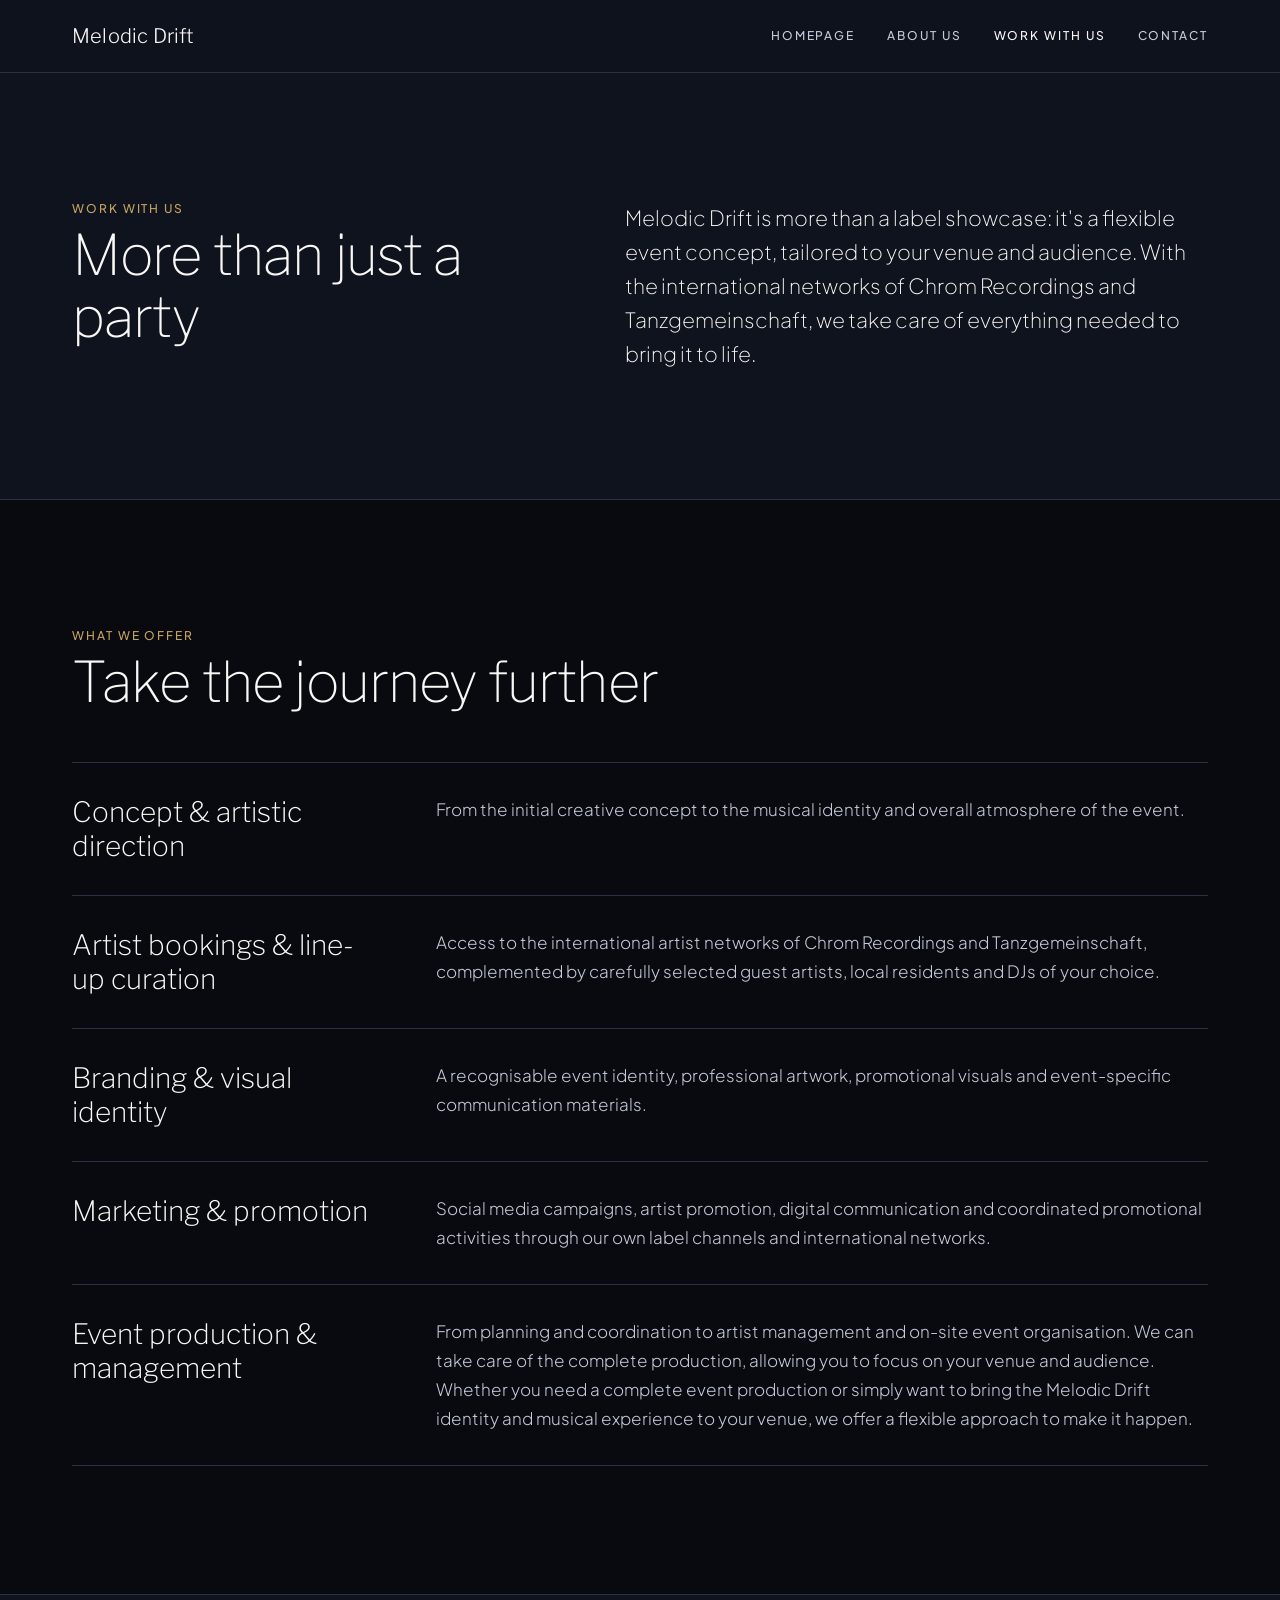
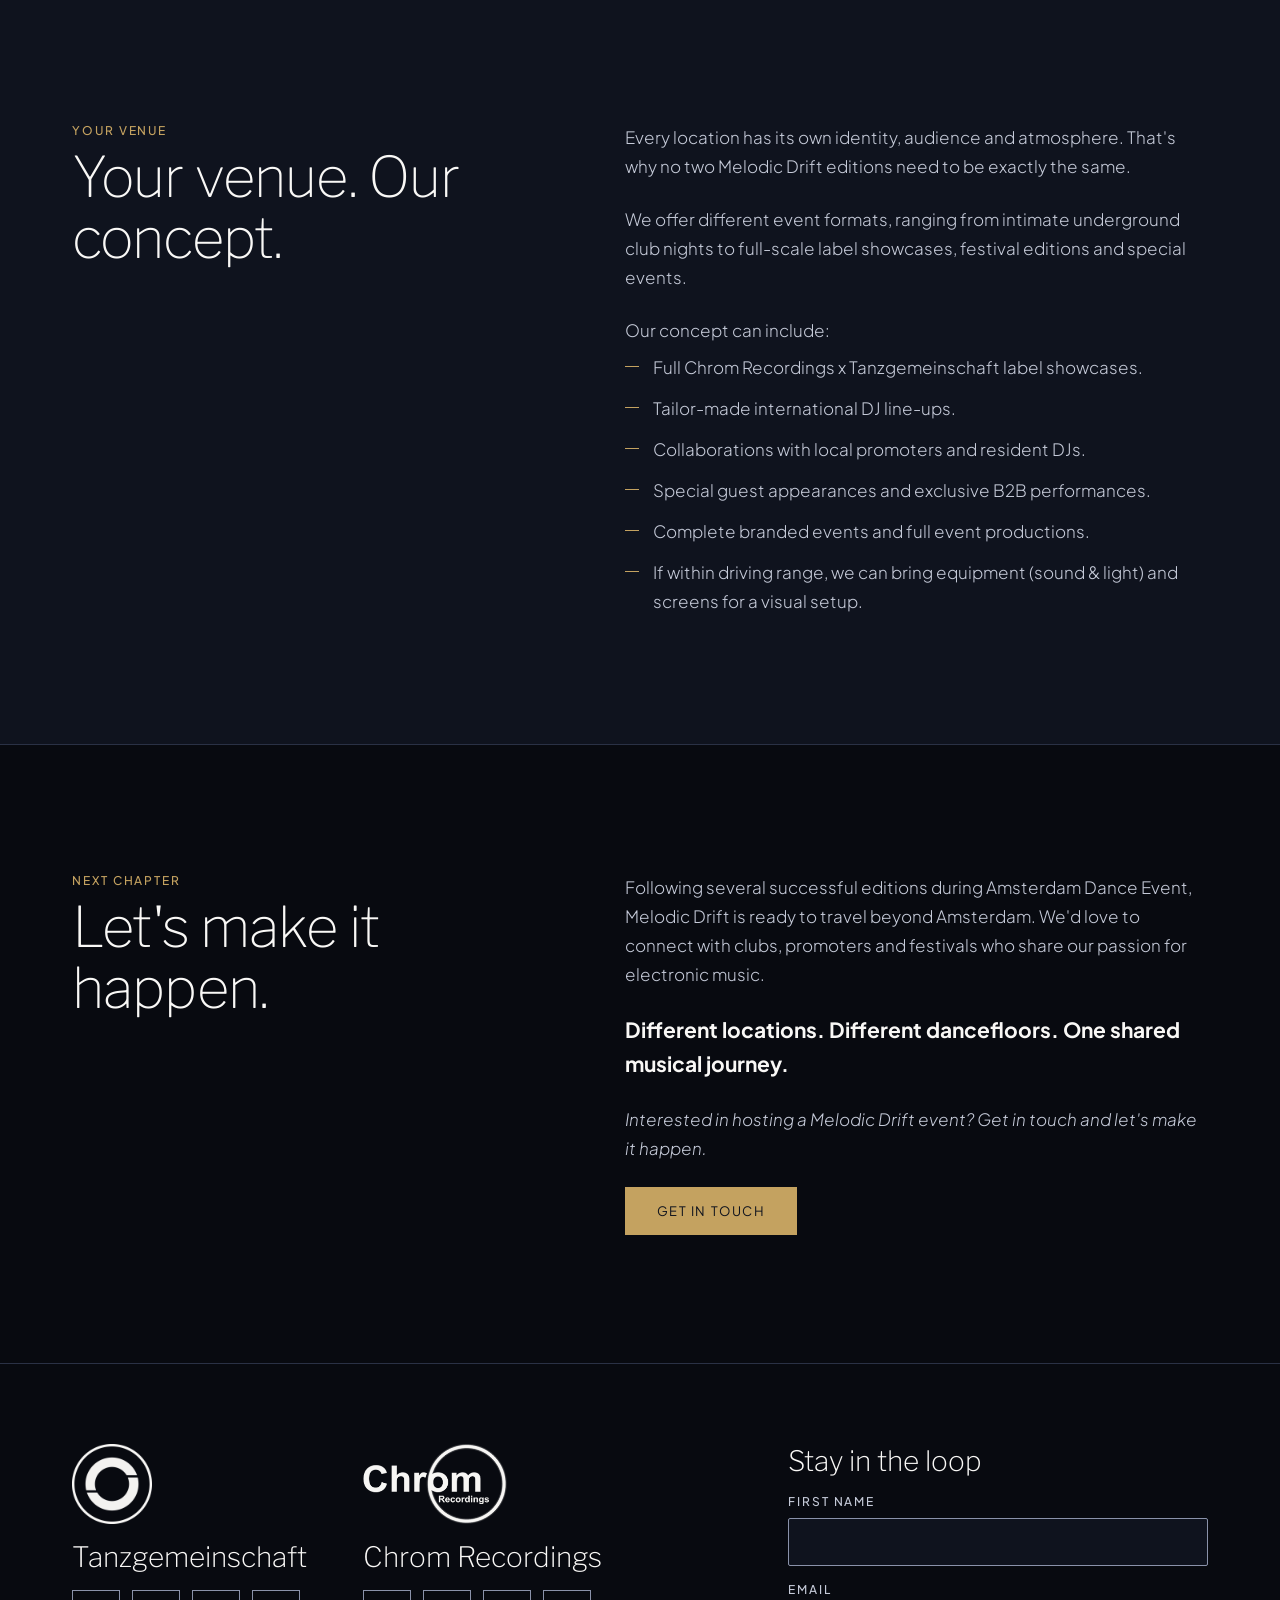
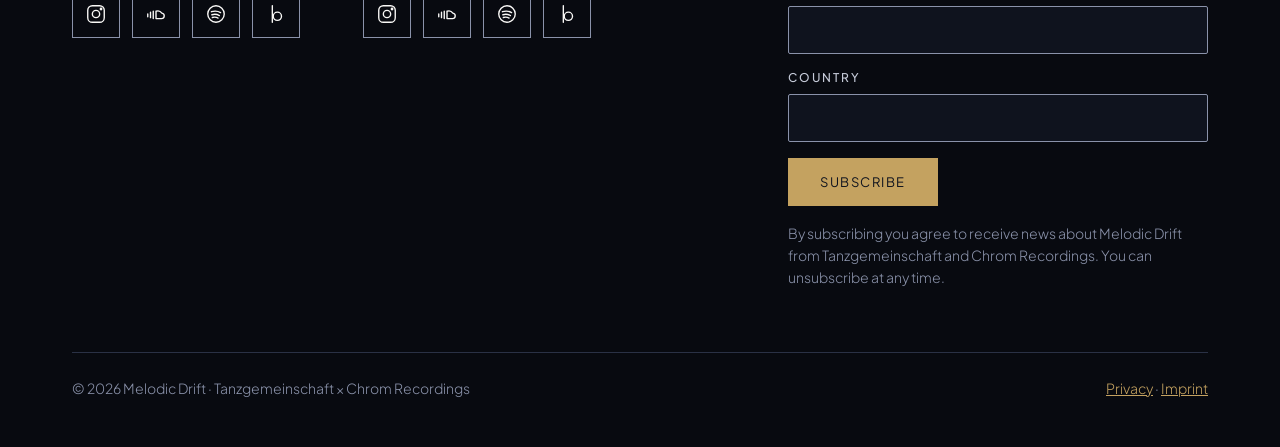
<file: work.html>
<!doctype html>
<html lang="en">
<head>
<meta charset="utf-8">
<meta name="viewport" content="width=device-width, initial-scale=1">
<!-- Cookiebot is loaded through Google Tag Manager (Cookiebot CMP tag, trigger: Consent Initialization). -->
<!-- Google Tag Manager -->
<script>(function(w,d,s,l,i){w[l]=w[l]||[];w[l].push({'gtm.start':new Date().getTime(),event:'gtm.js'});var f=d.getElementsByTagName(s)[0],j=d.createElement(s),dl=l!='dataLayer'?'&l='+l:'';j.async=true;j.src='https://www.googletagmanager.com/gtm.js?id='+i+dl;f.parentNode.insertBefore(j,f);})(window,document,'script','dataLayer','GTM-MX8WPRVG');</script>
<!-- End Google Tag Manager -->
<title>Work With Us – Melodic Drift</title>
<meta name="description" content="Bring Melodic Drift to your venue, club night or festival. A flexible event concept by Chrom Recordings and Tanzgemeinschaft, tailored to your space and audience.">
<link rel="preconnect" href="https://fonts.googleapis.com">
<link rel="preconnect" href="https://fonts.gstatic.com" crossorigin>
<link rel="stylesheet" href="https://fonts.googleapis.com/css2?family=Libre+Franklin:wght@100;200;300&family=Plus+Jakarta+Sans:ital,wght@0,200;0,300;0,400;0,500;1,200&display=swap">
<link rel="icon" href="favicon.svg" type="image/svg+xml">
<link rel="apple-touch-icon" href="apple-touch-icon.png">
<link rel="stylesheet" href="styles.css">
</head>
<body>
<!-- Google Tag Manager (noscript) -->
<noscript><iframe src="https://www.googletagmanager.com/ns.html?id=GTM-MX8WPRVG" height="0" width="0" style="display:none;visibility:hidden"></iframe></noscript>
<!-- End Google Tag Manager (noscript) -->

<header class="site-header">
  <div class="container">
    <a href="index.html" class="brand-link">Melodic Drift</a>
    <button type="button" class="nav-toggle" aria-expanded="false" aria-controls="site-nav" aria-label="Menu">
      <span></span><span></span><span></span>
    </button>
    <nav class="nav" id="site-nav" aria-label="Page">
      <a href="index.html">Homepage</a>
      <a href="about.html">About Us</a>
      <a href="work.html" aria-current="page">Work With Us</a>
      <a href="contact.html">Contact</a>
    </nav>
  </div>
</header>

<main id="top">
  <section class="container section">
    <div class="intro">
      <div class="intro__heading stack-2">
        <div class="eyebrow">Work with us</div>
        <h1 class="h2">More than just a party</h1>
      </div>
      <div class="intro__body stack-6">
        <p class="lead">Melodic Drift is more than a label showcase: it's a flexible event concept, tailored to your venue and audience. With the international networks of Chrom Recordings and Tanzgemeinschaft, we take care of everything needed to bring it to life.</p>
      </div>
    </div>
  </section>

  <section class="gallery-section">
    <div class="container section stack-12">
      <div class="stack-2">
        <div class="eyebrow">What we offer</div>
        <h2 class="h2">Take the journey further</h2>
      </div>
      <div class="service-list">
        <div class="service">
          <h3 class="service__title h3">Concept &amp; artistic direction</h3>
          <p class="service__text">From the initial creative concept to the musical identity and overall atmosphere of the event.</p>
        </div>
        <div class="service">
          <h3 class="service__title h3">Artist bookings &amp; line-up curation</h3>
          <p class="service__text">Access to the international artist networks of Chrom Recordings and Tanzgemeinschaft, complemented by carefully selected guest artists, local residents and DJs of your choice.</p>
        </div>
        <div class="service">
          <h3 class="service__title h3">Branding &amp; visual identity</h3>
          <p class="service__text">A recognisable event identity, professional artwork, promotional visuals and event-specific communication materials.</p>
        </div>
        <div class="service">
          <h3 class="service__title h3">Marketing &amp; promotion</h3>
          <p class="service__text">Social media campaigns, artist promotion, digital communication and coordinated promotional activities through our own label channels and international networks.</p>
        </div>
        <div class="service">
          <h3 class="service__title h3">Event production &amp; management</h3>
          <p class="service__text">From planning and coordination to artist management and on-site event organisation. We can take care of the complete production, allowing you to focus on your venue and audience. Whether you need a complete event production or simply want to bring the Melodic Drift identity and musical experience to your venue, we offer a flexible approach to make it happen.</p>
        </div>
      </div>
    </div>
  </section>

  <section class="container section">
    <div class="intro">
      <div class="intro__heading stack-2">
        <div class="eyebrow">Your venue</div>
        <h2 class="h2">Your venue. Our concept.</h2>
      </div>
      <div class="intro__body stack-6">
        <p>Every location has its own identity, audience and atmosphere. That's why no two Melodic Drift editions need to be exactly the same.</p>
        <p>We offer different event formats, ranging from intimate underground club nights to full-scale label showcases, festival editions and special events.</p>
        <div class="stack-2">
          <p>Our concept can include:</p>
          <ul class="list">
            <li>Full Chrom Recordings x Tanzgemeinschaft label showcases.</li>
            <li>Tailor-made international DJ line-ups.</li>
            <li>Collaborations with local promoters and resident DJs.</li>
            <li>Special guest appearances and exclusive B2B performances.</li>
            <li>Complete branded events and full event productions.</li>
            <li>If within driving range, we can bring equipment (sound &amp; light) and screens for a visual setup.</li>
          </ul>
        </div>
      </div>
    </div>
  </section>

  <section class="gallery-section">
    <div class="container section">
      <div class="intro">
        <div class="intro__heading stack-2">
          <div class="eyebrow">Next chapter</div>
          <h2 class="h2">Let's make it happen.</h2>
        </div>
        <div class="intro__body stack-6">
          <p>Following several successful editions during Amsterdam Dance Event, Melodic Drift is ready to travel beyond Amsterdam. We'd love to connect with clubs, promoters and festivals who share our passion for electronic music.</p>
          <p class="lead"><strong>Different locations. Different dancefloors. One shared musical journey.</strong></p>
          <p><em>Interested in hosting a Melodic Drift event? Get in touch and let's make it happen.</em></p>
          <div>
            <a href="contact.html" class="btn btn--primary">Get in touch</a>
          </div>
        </div>
      </div>
    </div>
  </section>

</main>

<footer class="site-footer">
  <div class="container">
    <div class="footer__top">
      <div class="footer__brands">
        <div class="footer__brand">
          <img class="footer__logo" src="assets/tanzgemeinschaft-logo.png" alt="Tanzgemeinschaft logo" width="80" height="80">
          <div class="h3">Tanzgemeinschaft</div>
          <div class="social">
            <a href="https://www.instagram.com/tanzgemeinschaft/" aria-label="Tanzgemeinschaft on Instagram">
              <svg aria-hidden="true" width="22" height="22" viewBox="0 0 24 24" fill="none" stroke="currentColor" stroke-width="1.5" stroke-linecap="round" stroke-linejoin="round"><rect x="3" y="3" width="18" height="18" rx="5"/><circle cx="12" cy="12" r="4"/><circle cx="17.5" cy="6.5" r="0.8" fill="currentColor"/></svg>
            </a>
            <a href="https://soundcloud.com/tanzgemeinschaft" aria-label="Tanzgemeinschaft on SoundCloud">
              <svg aria-hidden="true" width="22" height="22" viewBox="0 0 24 24" fill="none" stroke="currentColor" stroke-width="1.5" stroke-linecap="round" stroke-linejoin="round"><path d="M3 15v-3M6 16v-6M9 17V9"/><path d="M12 17h6a3 3 0 0 0 .4-5.97A5.5 5.5 0 0 0 12 9z"/></svg>
            </a>
            <a href="https://open.spotify.com/playlist/484JLry1pM69rtroYlVxem?si=6f52d88c45c1400b" aria-label="Tanzgemeinschaft on Spotify">
              <svg aria-hidden="true" width="22" height="22" viewBox="0 0 24 24" fill="none" stroke="currentColor" stroke-width="1.5" stroke-linecap="round" stroke-linejoin="round"><circle cx="12" cy="12" r="9"/><path d="M7 9.5c3.5-1 7-.8 10 1M7.5 12.8c2.8-.8 5.6-.6 8.2.9M8 15.8c2.2-.6 4.3-.4 6.3.6"/></svg>
            </a>
            <a href="https://www.beatport.com/label/tanzgemeinschaft/73641" aria-label="Tanzgemeinschaft on Beatport">
              <svg aria-hidden="true" width="22" height="22" viewBox="0 0 24 24" fill="none" stroke="currentColor" stroke-width="1.5" stroke-linecap="round" stroke-linejoin="round"><path d="M8 3v18"/><circle cx="13.5" cy="14.5" r="4.5"/></svg>
            </a>
          </div>
        </div>
        <div class="footer__brand">
          <img class="footer__logo" src="assets/chrom-recordings-logo.png" alt="Chrom Recordings logo" width="143" height="80">
          <div class="h3">Chrom Recordings</div>
          <div class="social">
            <a href="https://www.instagram.com/chromrecordings/" aria-label="Chrom Recordings on Instagram">
              <svg aria-hidden="true" width="22" height="22" viewBox="0 0 24 24" fill="none" stroke="currentColor" stroke-width="1.5" stroke-linecap="round" stroke-linejoin="round"><rect x="3" y="3" width="18" height="18" rx="5"/><circle cx="12" cy="12" r="4"/><circle cx="17.5" cy="6.5" r="0.8" fill="currentColor"/></svg>
            </a>
            <a href="https://soundcloud.com/chrom-recordings" aria-label="Chrom Recordings on SoundCloud">
              <svg aria-hidden="true" width="22" height="22" viewBox="0 0 24 24" fill="none" stroke="currentColor" stroke-width="1.5" stroke-linecap="round" stroke-linejoin="round"><path d="M3 15v-3M6 16v-6M9 17V9"/><path d="M12 17h6a3 3 0 0 0 .4-5.97A5.5 5.5 0 0 0 12 9z"/></svg>
            </a>
            <a href="https://open.spotify.com/playlist/05ff1suTsRipWHiQWqY9aM?si=kvbRq2B7QGaC5c29hTE_ag" aria-label="Chrom Recordings on Spotify">
              <svg aria-hidden="true" width="22" height="22" viewBox="0 0 24 24" fill="none" stroke="currentColor" stroke-width="1.5" stroke-linecap="round" stroke-linejoin="round"><circle cx="12" cy="12" r="9"/><path d="M7 9.5c3.5-1 7-.8 10 1M7.5 12.8c2.8-.8 5.6-.6 8.2.9M8 15.8c2.2-.6 4.3-.4 6.3.6"/></svg>
            </a>
            <a href="https://www.beatport.com/label/chrom-recordings/61473" aria-label="Chrom Recordings on Beatport">
              <svg aria-hidden="true" width="22" height="22" viewBox="0 0 24 24" fill="none" stroke="currentColor" stroke-width="1.5" stroke-linecap="round" stroke-linejoin="round"><path d="M8 3v18"/><circle cx="13.5" cy="14.5" r="4.5"/></svg>
            </a>
          </div>
        </div>
      </div>
      <div class="footer__signup" id="newsletter">
        <div class="h3">Stay in the loop</div>
        <!-- Sends to the MailerLite embedded form (group set in MailerLite). See script.js. -->
        <form class="form form--compact" id="newsletter-form" data-status="newsletter-status" data-error="newsletter-error" data-mailerlite action="https://assets.mailerlite.com/jsonp/706839/forms/204374630122652967/subscribe" method="post">
          <div class="field">
            <label for="nl-first">First name</label>
            <input id="nl-first" name="fields[name]" type="text" autocomplete="given-name" required>
          </div>
          <div class="field">
            <label for="nl-email">Email</label>
            <input id="nl-email" name="fields[email]" type="email" autocomplete="email" required>
          </div>
          <div class="field">
            <label for="nl-country">Country</label>
            <input id="nl-country" name="fields[country]" type="text" autocomplete="country-name" required>
          </div>
          <input type="hidden" name="ml-submit" value="1">
          <input type="hidden" name="anticsrf" value="true">
          <div>
            <button type="submit" class="btn btn--primary">Subscribe</button>
          </div>
          <p class="small">By subscribing you agree to receive news about Melodic Drift from Tanzgemeinschaft and Chrom Recordings. You can unsubscribe at any time.</p>
          <p class="small form-error" id="newsletter-error" role="alert" hidden>Something went wrong. Please try again in a moment.</p>
        </form>
        <div class="form-status form-status--compact" id="newsletter-status" role="status" hidden>
          <div class="eyebrow">Subscribed</div>
          <div class="h3">Thank you, you are on the list.</div>
        </div>
      </div>
    </div>
    <div class="footer__legal">
      <div>© 2026 Melodic Drift · Tanzgemeinschaft × Chrom Recordings</div>
      <div><a href="privacy.html">Privacy</a> · <a href="imprint.html">Imprint</a></div>
    </div>
  </div>
</footer>

<script src="script.js"></script>
</body>
</html>
</file>
<file: styles.css>
/* Melodic Drift – Tanzgemeinschaft × Chrom Recordings
   Tokens come from the Tanzgemeinschaft design system, Night theme. */

:root {
  --surface: #0f131e;
  --surface-raised: #1a2031;
  --surface-sunk: #080a10;
  --ink-heading: #f9f8f6;
  --ink-body: #c5cad8;
  --ink-muted: #8a92aa;
  --brass: #c4a260; /* brass-light, the accent on Night */
  --on-brass: #0f131e;
  --border: #2a3145;
  --border-navy: #4a5474;
  --border-control: #8a92aa;

  --font-display: "Libre Franklin", "Helvetica Neue", Arial, sans-serif;
  --font-text: "Plus Jakarta Sans", "Helvetica Neue", Arial, sans-serif;

  --space-1: 4px;
  --space-2: 8px;
  --space-3: 12px;
  --space-4: 16px;
  --space-6: 24px;
  --space-8: 32px;
  --space-12: 48px;
  --space-16: 64px;

  --max-width: 1200px;
}

*,
*::before,
*::after {
  box-sizing: border-box;
}

html {
  scroll-behavior: smooth;
  scroll-padding-top: 72px; /* keeps anchor targets clear of the sticky header */
}

body {
  margin: 0;
  background: var(--surface);
  color: var(--ink-body);
  font-family: var(--font-text);
  font-weight: 300;
  font-size: 17px;
  line-height: 29px;
}

img {
  display: block;
}

a {
  color: var(--brass);
  text-decoration: underline;
}

a:hover {
  color: var(--ink-heading);
}

a:focus-visible,
button:focus-visible,
input:focus-visible,
select:focus-visible,
textarea:focus-visible {
  outline: 2px solid var(--brass);
  outline-offset: 2px;
}

/* ---------- Layout helpers ---------- */

.container {
  width: 100%;
  max-width: var(--max-width);
  margin: 0 auto;
  padding: 0 var(--space-8);
}

.section {
  padding-top: 128px;
  padding-bottom: 128px;
}

/* The sound follows the labels block: keep the two close together. */
#about {
  padding-bottom: 64px;
}

.sound {
  padding-top: 0;
}

.stack-2 { display: flex; flex-direction: column; gap: var(--space-2); }
.stack-6 { display: flex; flex-direction: column; gap: var(--space-6); }
.stack-12 { display: flex; flex-direction: column; gap: var(--space-12); }

/* ---------- Type ---------- */

.eyebrow {
  font-size: 12px;
  line-height: 16px;
  font-weight: 500;
  letter-spacing: 0.16em;
  text-transform: uppercase;
  color: var(--brass);
}

.eyebrow--muted {
  color: var(--ink-muted);
}

.h2 {
  margin: 0;
  font-family: var(--font-display);
  font-weight: 100;
  font-size: clamp(36px, 4.5vw, 56px);
  line-height: 1.1;
  letter-spacing: -0.015em;
  color: var(--ink-heading);
}

.h3 {
  margin: 0;
  font-family: var(--font-display);
  font-weight: 200;
  font-size: 28px;
  line-height: 34px;
  color: var(--ink-heading);
}

.h4 {
  font-family: var(--font-display);
  font-weight: 300;
  font-size: 20px;
  line-height: 26px;
  color: var(--ink-heading);
}

.lead {
  margin: 0;
  font-weight: 200;
  font-size: 21px;
  line-height: 34px;
  color: var(--ink-heading);
}

.small {
  font-size: 14px;
  line-height: 22px;
  color: var(--ink-muted);
}

p {
  margin: 0;
}

/* ---------- Buttons and tags ---------- */

.btn {
  display: inline-flex;
  align-items: center;
  min-height: 48px;
  padding: 16px 32px;
  font-family: var(--font-text);
  font-size: 13px;
  line-height: 16px;
  font-weight: 400;
  letter-spacing: 0.12em;
  text-transform: uppercase;
  text-decoration: none;
  border: 0;
  cursor: pointer;
}

.btn--primary {
  background: var(--brass);
  color: var(--on-brass);
}

.btn--primary:hover {
  background: var(--ink-heading);
  color: var(--surface);
}

.btn--ghost {
  border: 1px solid var(--border-control);
  color: var(--ink-heading);
}

.btn--ghost:hover {
  background: var(--surface-raised);
  color: var(--ink-heading);
}

.tag {
  padding: 4px 12px;
  border-radius: 999px;
  font-size: 12px;
  line-height: 16px;
  font-weight: 500;
  letter-spacing: 0.16em;
  text-transform: uppercase;
}

.tag--solid {
  background: var(--brass);
  color: var(--on-brass);
}

.tag--outline {
  border: 1px solid var(--border-control);
  color: var(--ink-body);
}

/* ---------- Header ---------- */

.site-header {
  position: sticky;
  top: 0;
  z-index: 100;
  background: rgba(15, 19, 30, 0.92);
  -webkit-backdrop-filter: blur(8px);
  backdrop-filter: blur(8px);
  border-bottom: 1px solid var(--border);
}

.site-header .container {
  min-height: 72px;
  display: flex;
  flex-wrap: wrap;
  align-items: center;
  justify-content: space-between;
  gap: 12px 32px;
}

.brand-link {
  font-family: var(--font-display);
  font-weight: 300;
  font-size: 20px;
  letter-spacing: 0.01em;
  color: var(--ink-heading);
  text-decoration: none;
}

.nav {
  display: flex;
  flex-wrap: wrap;
  gap: 8px 32px;
  font-size: 12px;
  line-height: 16px;
  font-weight: 500;
  letter-spacing: 0.16em;
  text-transform: uppercase;
}

.nav a {
  padding: 14px 0;
  color: var(--ink-body);
  text-decoration: none;
}

.nav a[aria-current="page"] {
  color: var(--ink-heading);
}

.nav a:hover,
.brand-link:hover {
  color: var(--ink-heading);
}

/* ---------- Hero ---------- */

.hero {
  position: relative;
  overflow: hidden;
  background: var(--surface-sunk);
  border-bottom: 1px solid var(--border);
}

/* Decorative rings. Replace with the hero photo (or keep both). */
.hero__rings {
  position: absolute;
  right: 6%;
  top: 0;
  width: min(780px, 90vw);
  max-width: none;
  height: auto;
  overflow: visible;
  pointer-events: none;
}

/* Bass pulse: each ring thumps and settles, a beat after the ring inside it, so the hit ripples outwards. */
.hero__rings circle {
  transform-box: fill-box;
  transform-origin: center;
  vector-effect: non-scaling-stroke;
  animation: bass-ripple 2s cubic-bezier(0.2, 0.7, 0.3, 1) infinite;
  animation-delay: calc(var(--i) * 0.09s);
}

@keyframes bass-ripple {
  0%   { transform: scale(1); }
  6%   { transform: scale(1.045); }
  18%  { transform: scale(0.99); }
  30%  { transform: scale(1.012); }
  45%, 100% { transform: scale(1); }
}

@media (prefers-reduced-motion: reduce) {
  .hero__rings circle {
    animation: none;
  }
}

.smoke-filter {
  position: absolute;
  pointer-events: none;
}

.hero__inner {
  position: relative;
  min-height: 720px;
  padding-top: 160px;
  padding-bottom: 80px;
  display: flex;
  flex-direction: column;
  justify-content: flex-end;
  gap: 32px;
}

.hero__title {
  margin: 0;
  font-family: var(--font-display);
  font-weight: 100;
  font-size: clamp(56px, 11vw, 152px);
  line-height: 0.98;
  letter-spacing: -0.02em;
  color: var(--ink-heading);
}

.hero__text {
  max-width: 560px;
  font-weight: 200;
  font-size: 21px;
  line-height: 34px;
  color: var(--ink-body);
}

.hero__actions {
  display: flex;
  flex-wrap: wrap;
  gap: 16px;
}

/* ---------- Intro ---------- */

.intro {
  display: flex;
  flex-wrap: wrap;
  gap: 48px 96px;
}

.intro__heading {
  flex: 1 1 340px;
}

.intro__body {
  flex: 1.4 1 420px;
}

.partners {
  display: flex;
  flex-wrap: wrap;
  margin-top: var(--space-6);
  border-top: 1px solid var(--border);
  border-bottom: 1px solid var(--border);
}

.partner {
  flex: 1 1 240px;
  padding: 24px 24px 24px 0;
  display: flex;
  flex-direction: column;
  gap: var(--space-1);
}

.partner + .partner {
  padding: 24px 0 24px 24px;
  border-left: 1px solid var(--border);
}

.partner__logo {
  align-self: flex-start;
  height: 120px;
  width: auto;
  max-width: 100%;
  object-fit: contain;
  margin-bottom: var(--space-3);
}

/* ---------- Legal pages (privacy, imprint) ---------- */

.legal__inner {
  max-width: 760px;
}

.legal p,
.legal ul {
  margin: 0;
}

.legal h2 {
  margin: var(--space-6) 0 0;
}

.legal p a {
  color: var(--brass);
}

/* ---------- Work with us ---------- */

.service-list {
  border-top: 1px solid var(--border);
}

.service {
  display: flex;
  flex-wrap: wrap;
  gap: 12px 64px;
  padding: 32px 0;
  border-bottom: 1px solid var(--border);
}

.service__title {
  flex: 0 0 300px;
  margin: 0;
}

.service__text {
  flex: 1 1 360px;
  margin: 0;
}

.list {
  margin: 0;
  padding: 0;
  list-style: none;
  display: flex;
  flex-direction: column;
  gap: var(--space-3);
}

.list li {
  position: relative;
  padding-left: 28px;
}

.list li::before {
  content: "";
  position: absolute;
  left: 0;
  top: 0.8em;
  width: 14px;
  height: 1px;
  background: var(--brass);
}

/* ---------- Gallery ---------- */

.gallery-section {
  background: var(--surface-sunk);
  border-top: 1px solid var(--border);
  border-bottom: 1px solid var(--border);
}

/* Two rows of tiles that scroll sideways. Click opens the lightbox. */
.gallery {
  display: grid;
  grid-auto-flow: column;
  grid-template-rows: repeat(2, 260px);
  grid-auto-columns: 208px;
  gap: 16px;
  overflow-x: auto;
  scroll-snap-type: x proximity;
  scrollbar-width: none;
}

.gallery::-webkit-scrollbar {
  display: none;
}

.tile {
  position: relative;
  scroll-snap-align: start;
  padding: 0;
  background: var(--surface-raised);
  border: 1px solid var(--border);
  overflow: hidden;
  cursor: pointer;
  color: var(--ink-heading);
}

.tile:hover,
.tile:focus-visible {
  border-color: var(--brass);
}

.tile img,
.tile video {
  position: absolute;
  inset: 0;
  width: 100%;
  height: 100%;
  object-fit: cover;
}

.tile__badge {
  position: absolute;
  right: 12px;
  bottom: 12px;
  padding: 7px;
  box-sizing: content-box;
  background: rgba(15, 19, 30, 0.7);
  color: var(--brass);
}

.gallery-nav {
  display: flex;
  justify-content: flex-end;
  gap: 8px;
  margin-top: 16px;
}

.gallery-nav__btn,
.lightbox__btn {
  width: 44px;
  height: 44px;
  padding: 0;
  display: flex;
  align-items: center;
  justify-content: center;
  background: transparent;
  color: var(--ink-heading);
  border: 1px solid var(--border);
  cursor: pointer;
}

.gallery-nav__btn:hover,
.lightbox__btn:hover {
  border-color: var(--brass);
  color: var(--brass);
}

/* Lightbox */
.lightbox {
  width: 100%;
  max-width: 100vw;
  height: 100%;
  max-height: 100vh;
  padding: 0;
  border: 0;
  background: transparent;
  color: var(--ink-heading);
}

.lightbox::backdrop {
  background: rgba(8, 10, 16, 0.94);
}

.lightbox__stage {
  position: absolute;
  inset: 0;
  display: flex;
  align-items: center;
  justify-content: center;
  padding: 72px 72px;
}

.lightbox__stage img,
.lightbox__stage video {
  max-width: 100%;
  max-height: 100%;
  object-fit: contain;
  background: #000;
}

.lightbox__btn {
  position: absolute;
  background: rgba(15, 19, 30, 0.8);
}

.lightbox__close { top: 16px; right: 16px; }
.lightbox__prev { left: 16px; top: 50%; margin-top: -22px; }
.lightbox__next { right: 16px; top: 50%; margin-top: -22px; }

.lightbox__count {
  position: absolute;
  left: 20px;
  top: 28px;
  font-size: 12px;
  letter-spacing: 0.16em;
  color: var(--brass);
}

@media (max-width: 640px) {
  .gallery {
    grid-template-rows: repeat(2, 200px);
    grid-auto-columns: 160px;
  }
  .lightbox__stage { padding: 64px 12px; }
  .lightbox__prev { left: 8px; top: auto; bottom: 12px; margin: 0; }
  .lightbox__next { right: 8px; top: auto; bottom: 12px; margin: 0; }
}

.tile__label {
  position: absolute;
  top: 16px;
  left: 16px;
  font-size: 12px;
  line-height: 16px;
  font-weight: 500;
  letter-spacing: 0.16em;
  text-transform: uppercase;
  color: var(--brass);
}

.tile__placeholder {
  font-size: 12px;
  line-height: 16px;
  font-weight: 500;
  letter-spacing: 0.16em;
  text-transform: uppercase;
  color: var(--ink-muted);
}

.tile__caption {
  position: absolute;
  left: 16px;
  bottom: 16px;
  font-size: 14px;
  line-height: 22px;
  color: var(--ink-body);
}

.play {
  position: absolute;
  left: 50%;
  top: 50%;
  width: 56px;
  height: 56px;
  margin: -28px 0 0 -28px;
  padding: 0;
  border: 0;
  background: var(--brass);
  color: var(--on-brass);
  cursor: pointer;
  display: flex;
  align-items: center;
  justify-content: center;
}

.tile--wide .play {
  width: 72px;
  height: 72px;
  margin: -36px 0 0 -36px;
}

/* ---------- Events ---------- */

.events {
  display: flex;
  flex-direction: column;
  gap: var(--space-16);
}

.event-list {
  border-top: 1px solid var(--border);
}

.event {
  display: flex;
  flex-wrap: wrap;
  align-items: center;
  gap: 16px 32px;
  padding: 32px 0;
  border-bottom: 1px solid var(--border);
}

.event__date {
  flex: 0 0 140px;
  font-family: var(--font-display);
  font-weight: 200;
  font-size: 28px;
  line-height: 34px;
  color: var(--ink-heading);
}

.event__info {
  flex: 1 1 280px;
  display: flex;
  flex-direction: column;
  gap: var(--space-1);
}

.event--past {
  gap: 8px 32px;
  padding: 20px 0;
}

.event--past .event__date {
  font-family: var(--font-text);
  font-weight: 300;
  font-size: 14px;
  line-height: 22px;
  color: var(--ink-muted);
}

.event--past .event__title {
  flex: 1 1 280px;
}

.event--past .event__place {
  flex: 1 1 200px;
}

.row-link {
  padding: 14px 0;
  font-size: 13px;
  line-height: 16px;
  font-weight: 400;
  letter-spacing: 0.12em;
  text-transform: uppercase;
  color: var(--ink-heading);
  text-decoration: none;
}

.row-link:hover {
  color: var(--brass);
}

/* ---------- Form ---------- */

.join-section {
  background: var(--surface-raised);
  border-top: 1px solid var(--border);
  border-bottom: 1px solid var(--border);
}

.join {
  display: flex;
  flex-wrap: wrap;
  gap: 48px 96px;
}

.join__intro {
  flex: 1 1 340px;
}

.join__form {
  flex: 1.3 1 440px;
}

.form {
  display: flex;
  flex-direction: column;
  gap: var(--space-6);
}

.form__row {
  display: flex;
  flex-wrap: wrap;
  gap: var(--space-6);
}

.field {
  flex: 1 1 220px;
  display: flex;
  flex-direction: column;
  gap: var(--space-2);
}

/* Fields stacked directly in the column form must not use the row's 220px basis as a height. */
.form > .field {
  flex: none;
}

.field label {
  font-size: 12px;
  line-height: 16px;
  font-weight: 500;
  letter-spacing: 0.16em;
  text-transform: uppercase;
  color: var(--ink-body);
}

.field input,
.field select,
.field textarea {
  min-height: 48px;
  padding: 12px 16px;
  background: var(--surface);
  border: 1px solid var(--border-control);
  border-radius: 2px;
  color: var(--ink-heading);
  font-family: inherit;
  font-size: 17px;
  font-weight: 300;
}

.field textarea {
  line-height: 29px;
  resize: vertical;
}

.field input::placeholder,
.field textarea::placeholder {
  color: var(--ink-muted);
}

.consent {
  display: flex;
  align-items: flex-start;
  gap: var(--space-3);
  font-size: 14px;
  line-height: 22px;
  color: var(--ink-body);
}

.consent input {
  flex: 0 0 auto;
  width: 20px;
  height: 20px;
  margin: 1px 0 0;
  accent-color: var(--brass);
}

.form-status {
  padding: 48px;
  border: 1px solid var(--brass);
  display: flex;
  flex-direction: column;
  gap: var(--space-3);
}

[hidden] {
  display: none !important;
}

/* ---------- Footer ---------- */

.site-footer {
  background: var(--surface-sunk);
}

.site-footer .container {
  padding-top: 80px;
  padding-bottom: 48px;
  display: flex;
  flex-direction: column;
  gap: var(--space-16);
}

.footer__top {
  display: flex;
  flex-wrap: wrap;
  justify-content: space-between;
  align-items: flex-start;
  gap: 64px 96px;
}

.footer__brands {
  display: flex;
  flex-wrap: wrap;
  gap: 48px 56px;
}

.footer__brand {
  flex: 0 0 auto;
  display: flex;
  flex-direction: column;
  gap: var(--space-4);
}

.footer__logo {
  align-self: flex-start;
  height: 80px;
  width: auto;
  max-width: 100%;
  object-fit: contain;
}

.footer__signup {
  flex: 0 1 420px;
  display: flex;
  flex-direction: column;
  gap: var(--space-4);
}

/* Spam trap: invisible to people, filled in by bots. */
.field-hidden {
  position: absolute;
  left: -9999px;
  width: 1px;
  height: 1px;
  overflow: hidden;
}

.form-error,
.form--compact p.form-error {
  margin: 0;
  color: #e08a8a;
}

.form--compact {
  gap: var(--space-4);
}

.form--compact .form__row {
  gap: var(--space-4);
}

.form--compact .form__row .field {
  flex-basis: 160px;
  min-width: 0;
}

.form--compact .field input {
  width: 100%;
  min-width: 0;
  box-sizing: border-box;
}

.form--compact p {
  margin: 0;
  color: var(--ink-muted);
}

.form-status--compact {
  padding: 24px;
}

.social {
  display: flex;
  gap: var(--space-3);
}

.social a {
  width: 48px;
  height: 48px;
  border: 1px solid var(--border-control);
  color: var(--ink-heading);
  display: flex;
  align-items: center;
  justify-content: center;
  text-decoration: none;
}

.social a:hover {
  background: var(--brass);
  border-color: var(--brass);
  color: var(--on-brass);
}

.footer__legal {
  display: flex;
  flex-wrap: wrap;
  gap: 8px 32px;
  justify-content: space-between;
  padding-top: var(--space-6);
  border-top: 1px solid var(--border);
  font-size: 14px;
  line-height: 22px;
  color: var(--ink-muted);
}

/* ---------- Mobile menu ---------- */

.nav-toggle {
  display: none;
  width: 44px;
  height: 44px;
  padding: 0;
  background: transparent;
  border: 1px solid var(--border);
  color: var(--ink-heading);
  cursor: pointer;
  flex-direction: column;
  align-items: center;
  justify-content: center;
  gap: 5px;
}

.nav-toggle span {
  display: block;
  width: 20px;
  height: 1.5px;
  background: currentColor;
  transition: transform 0.2s ease, opacity 0.2s ease;
}

.nav-toggle[aria-expanded="true"] span:nth-child(1) { transform: translateY(6.5px) rotate(45deg); }
.nav-toggle[aria-expanded="true"] span:nth-child(2) { opacity: 0; }
.nav-toggle[aria-expanded="true"] span:nth-child(3) { transform: translateY(-6.5px) rotate(-45deg); }

@media (max-width: 720px) {
  .site-header .container {
    min-height: 64px;
  }

  .nav-toggle {
    display: flex;
  }

  .nav {
    display: none;
    flex: 0 0 100%;
    flex-direction: column;
    gap: 0;
    padding-bottom: 8px;
  }

  .site-header.is-open .nav {
    display: flex;
  }

  .nav a {
    padding: 16px 0;
    border-top: 1px solid var(--border);
  }
}

/* Logo block: stack the two labels on narrow screens, with one divider between them */
@media (max-width: 640px) {
  .partners {
    flex-direction: column;
  }

  .partner,
  .partner + .partner {
    flex: none;
    padding: 24px 0;
  }

  .partner + .partner {
    border-left: 0;
    border-top: 1px solid var(--border);
  }
}
</file>
